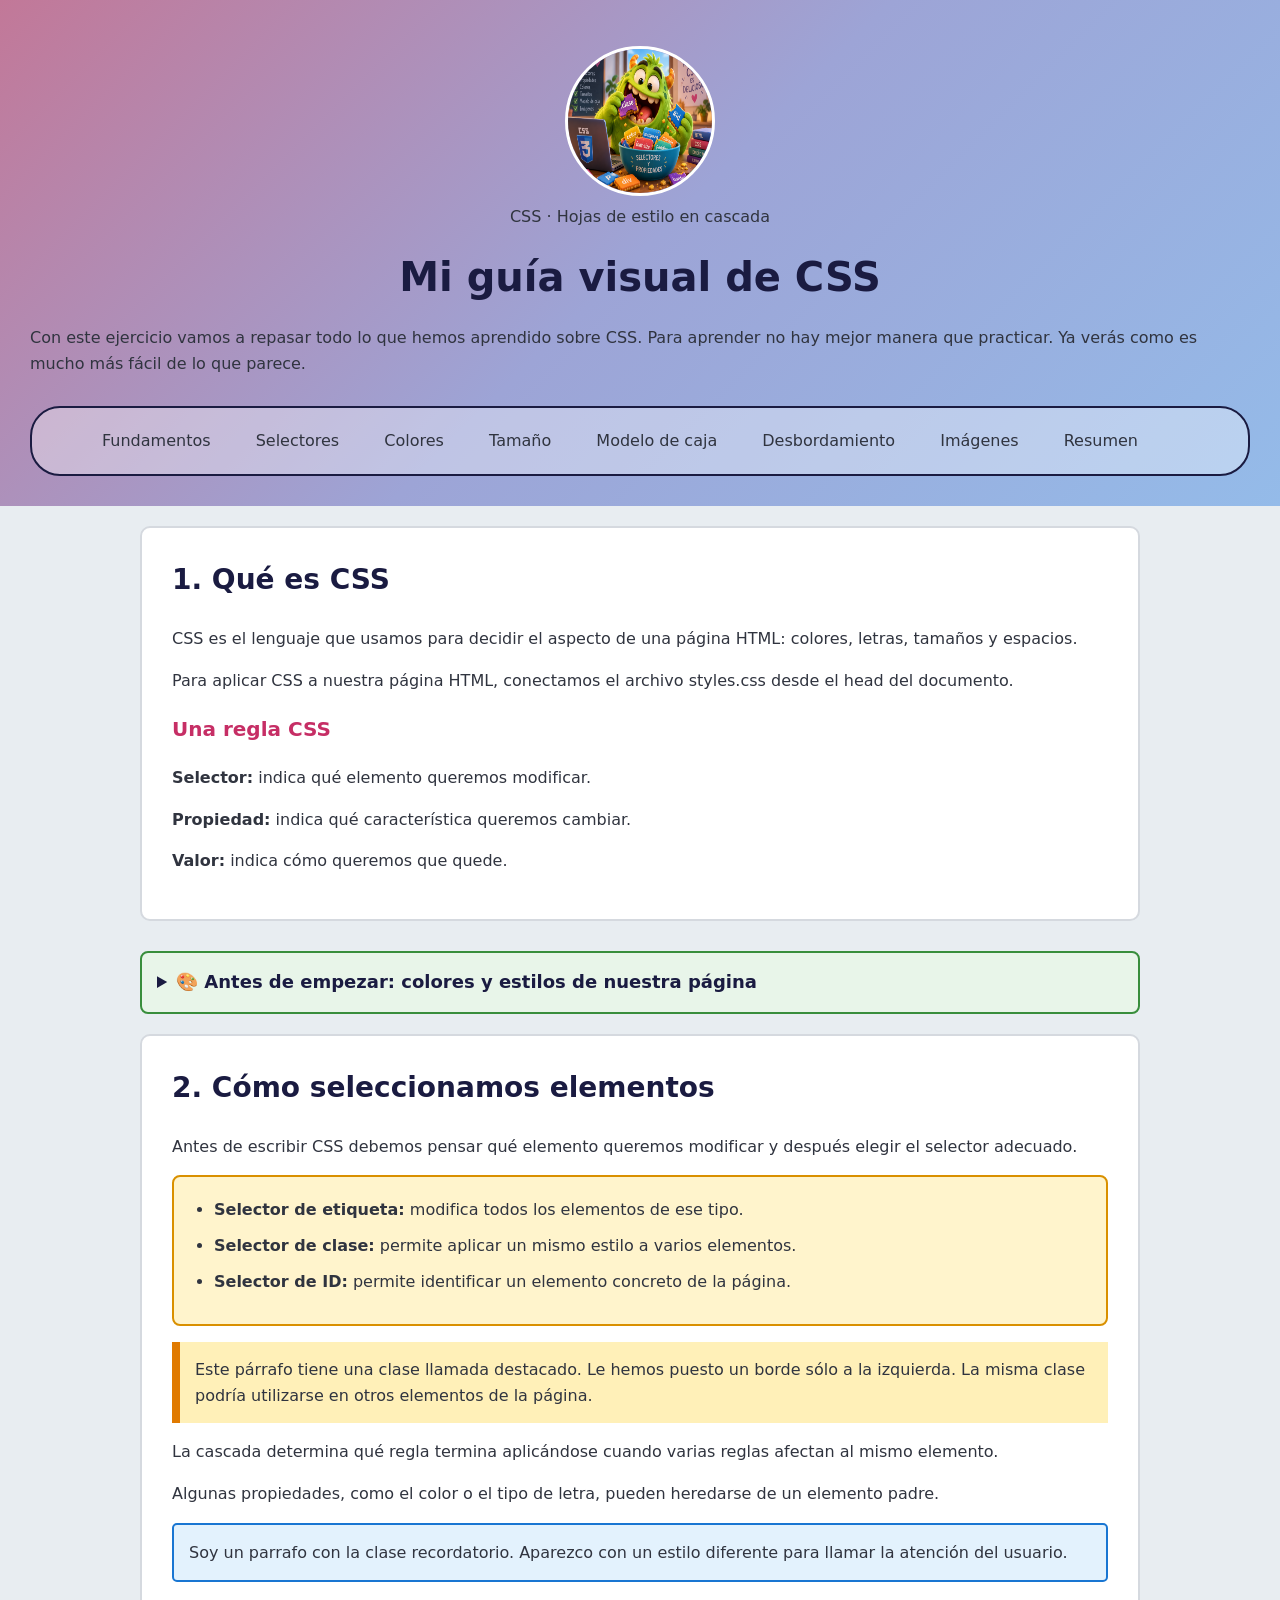
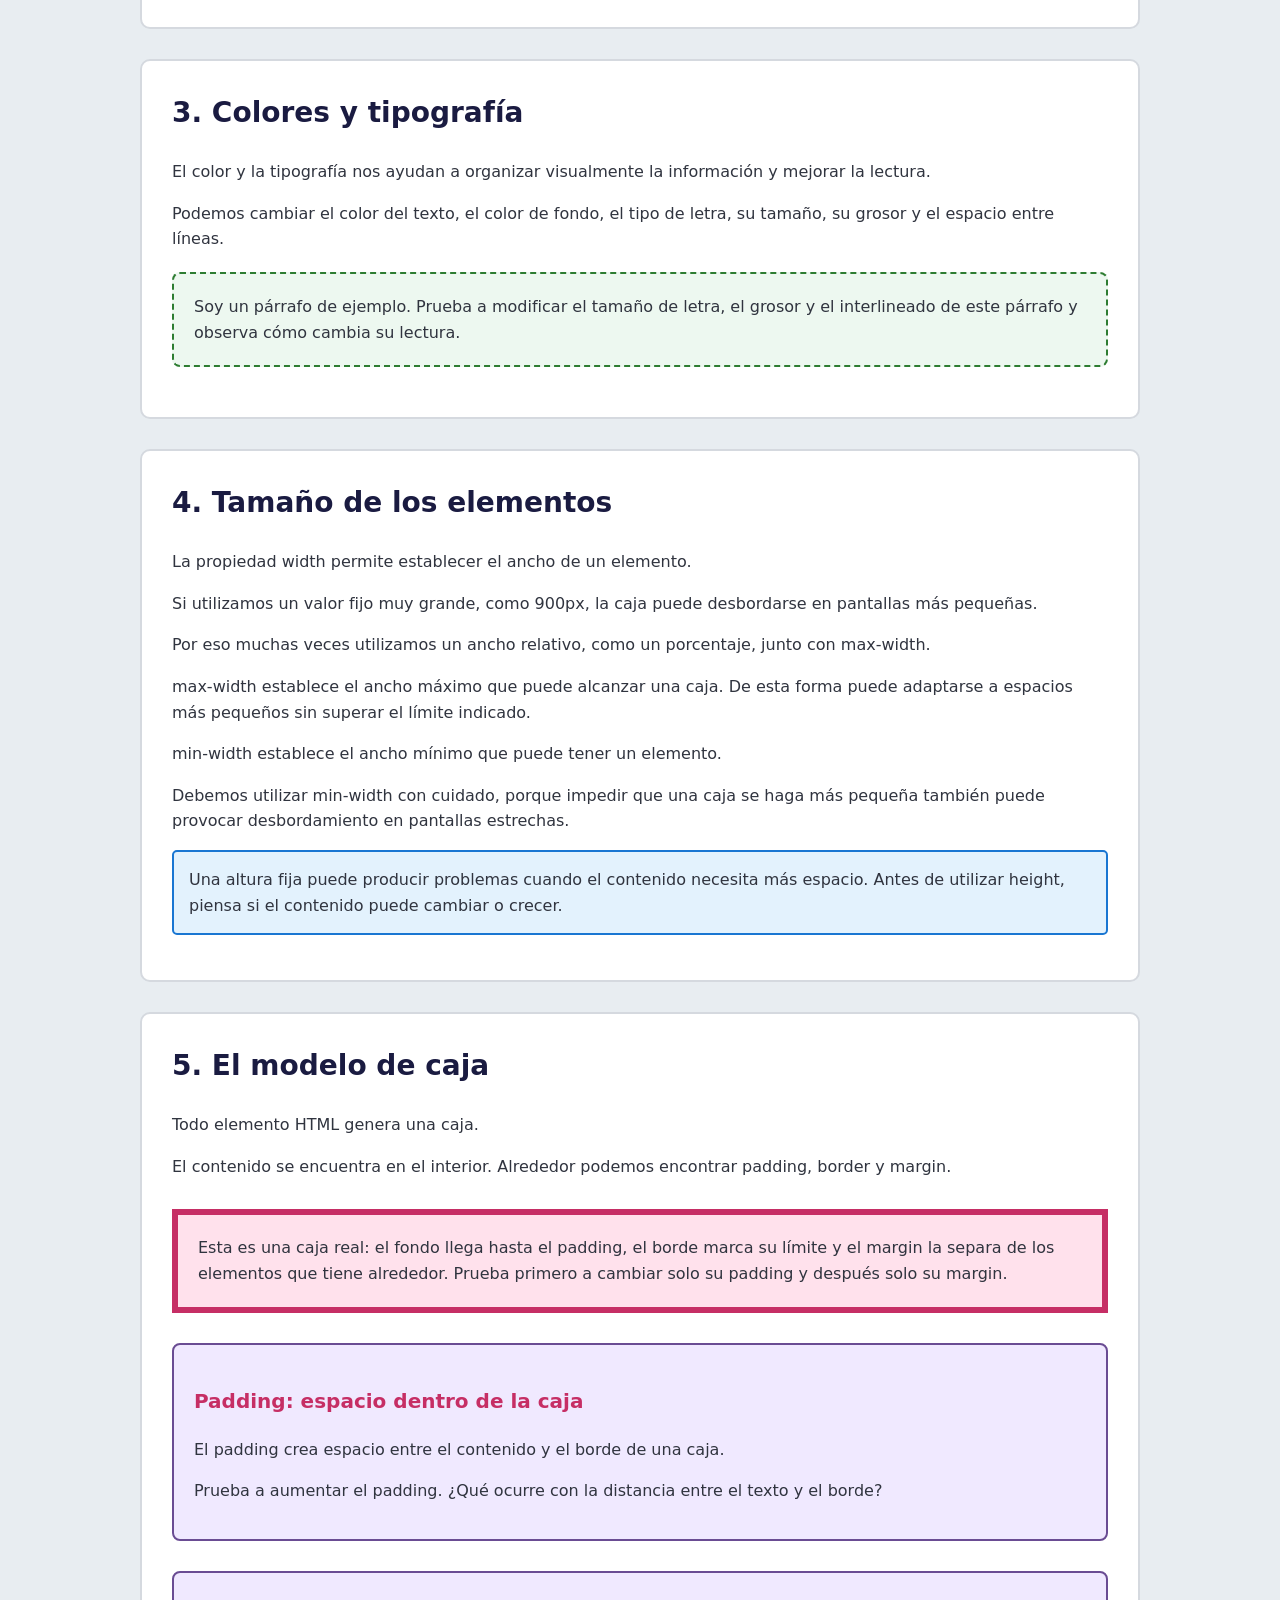
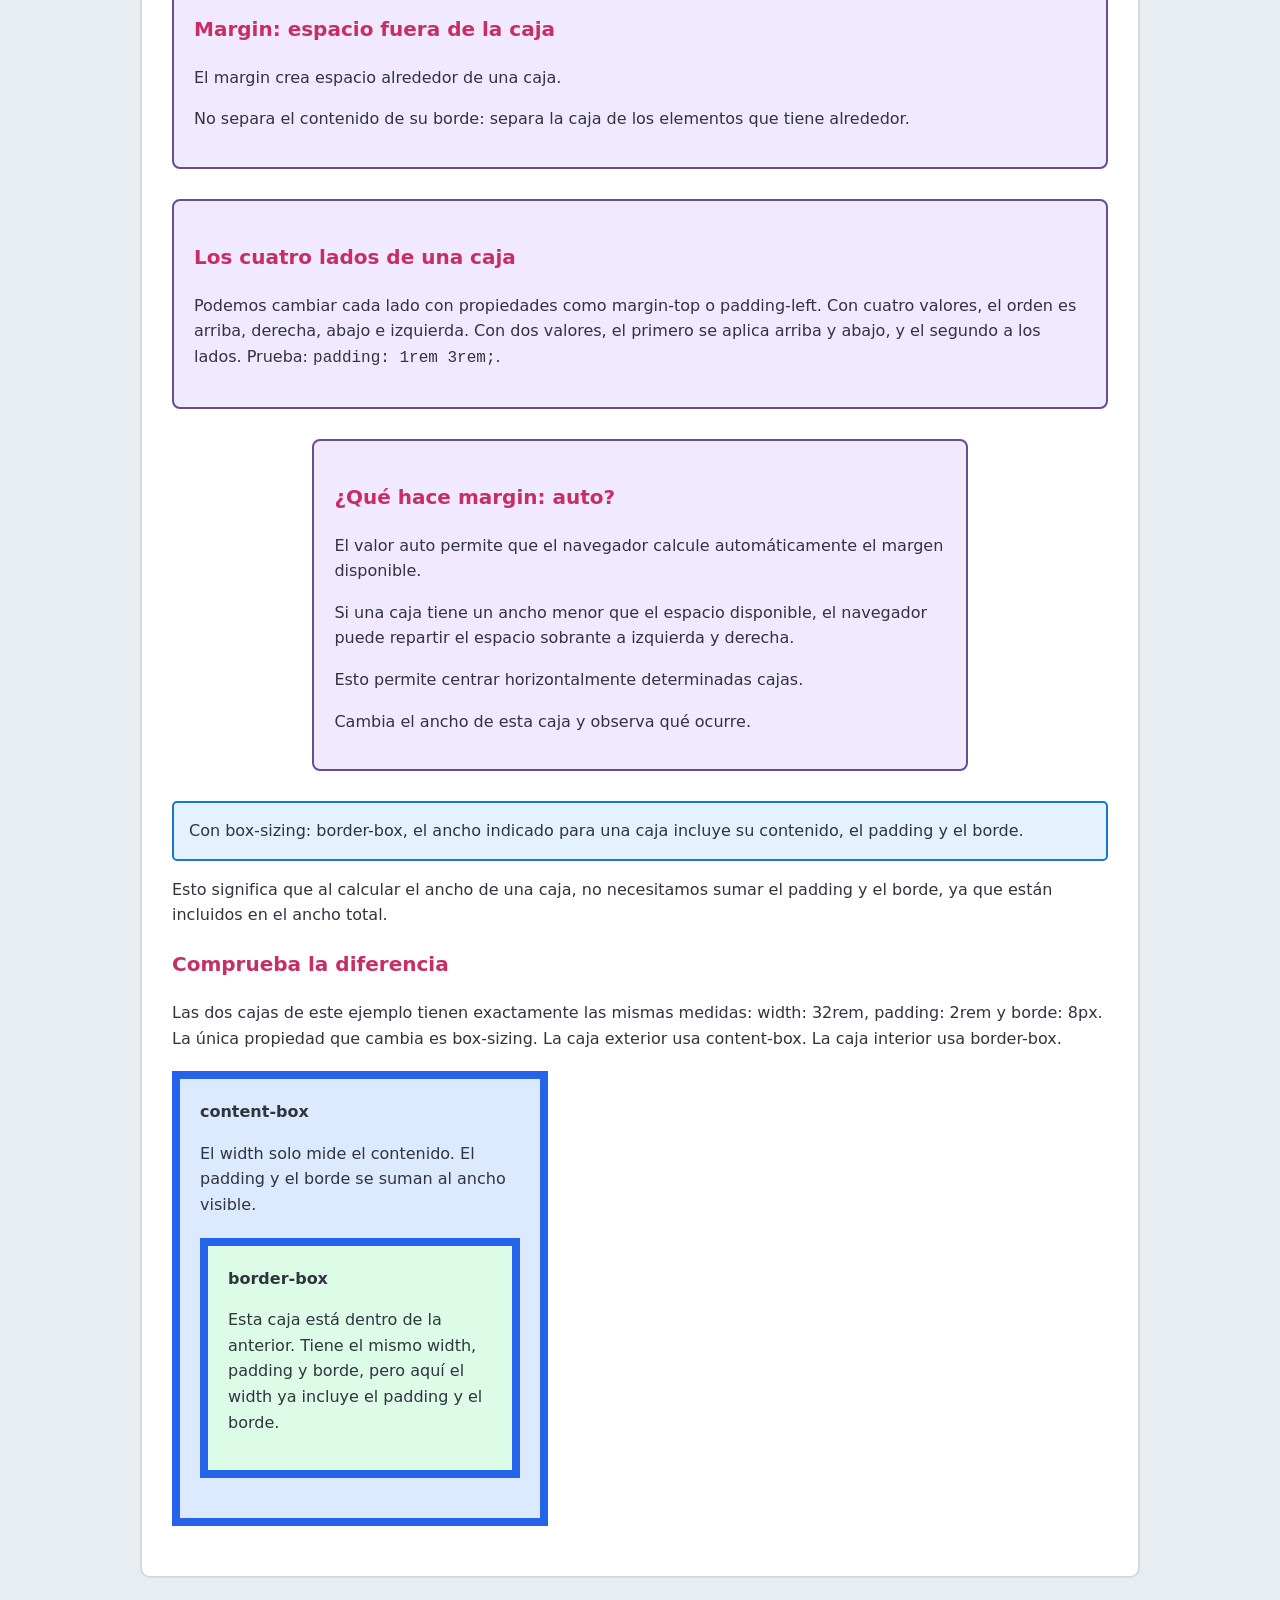
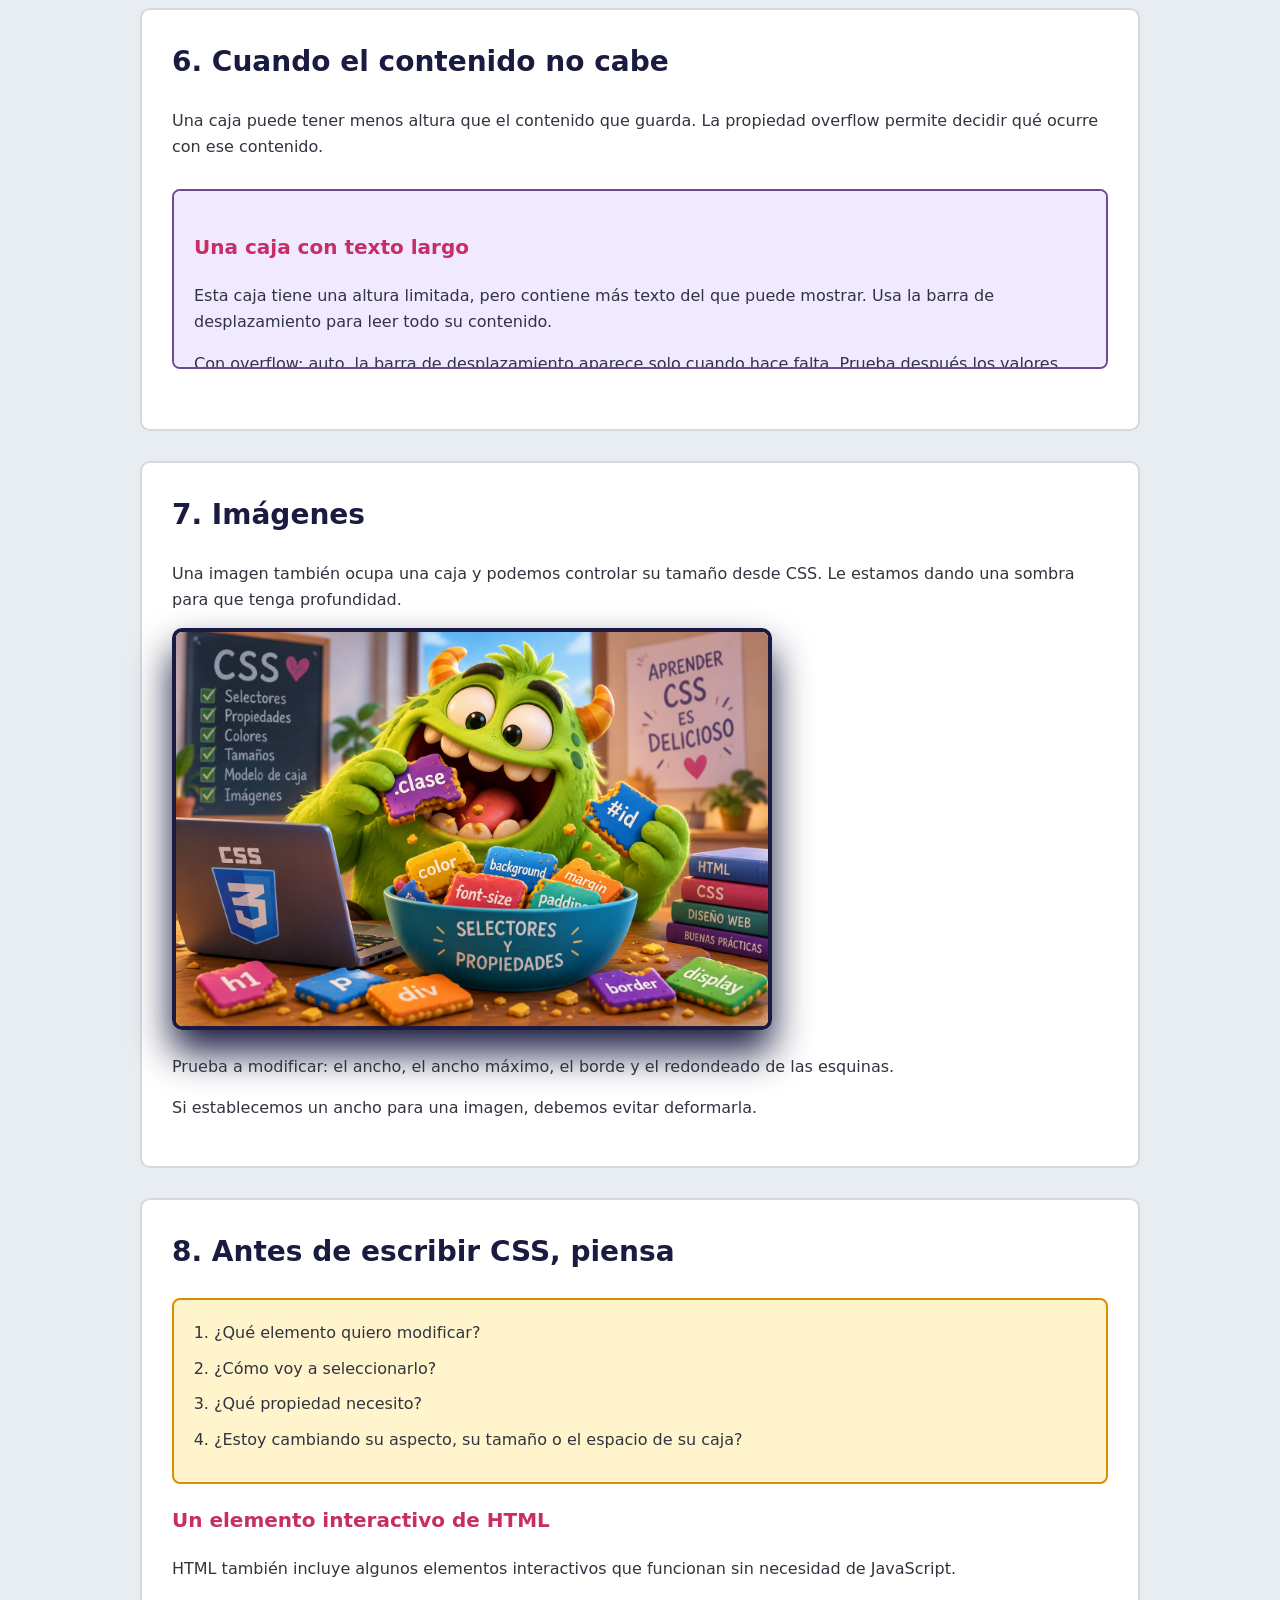
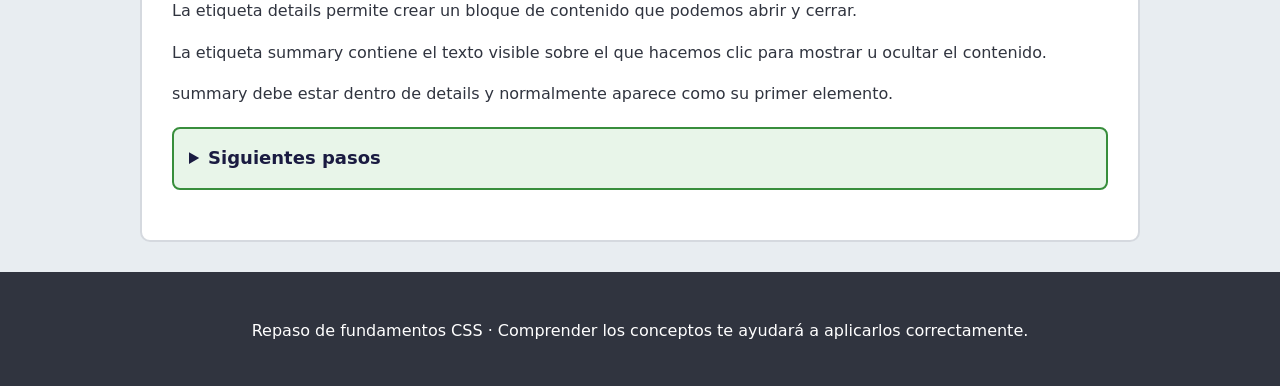
<file: index.html>
<!doctype html>
<html lang="es">

<head>

    <!-- Configuración básica del documento -->
    <meta charset="UTF-8">

    <!-- Permite adaptar la página al ancho del dispositivo -->
    <meta name="viewport" content="width=device-width, initial-scale=1.0">

    <!-- Favicon de la página -->
    <link rel="icon" href="images/favicon.ico" type="image/x-icon">

    <!-- Título que aparece en la pestaña del navegador -->
    <title>Repaso de fundamentos CSS</title>

    <!-- Conexión con nuestra hoja de estilos externa -->
    <link rel="stylesheet" href="styles.css">

</head>


<body>

    <!-- ========================================
         ENCABEZADO DE LA PÁGINA
         ======================================== -->

    <header>

        <!--
        figure permite agrupar contenido visual,
        como una imagen, que forma una unidad
        dentro de la página.
        -->

        <figure>

            <img
                class="logo-css"
                src="images/css.png"
                alt="Imagen representativa de CSS"
            >

            <figcaption>
                CSS · Hojas de estilo en cascada
            </figcaption>

        </figure>


        


      


        <h1>Mi guía visual de CSS</h1>


        <p>
            Con este ejercicio vamos a repasar todo lo que hemos aprendido
            sobre CSS.

            Para aprender no hay mejor manera que practicar.

            Ya verás como es mucho más fácil de lo que parece.
        </p>


        <!--
        strong y em aportan significado al contenido.

        strong indica que un contenido tiene especial importancia.

        em se utiliza para dar énfasis a una parte del texto.
        -->


        <!-- ========================================
             NAVEGACIÓN INTERNA
             ======================================== -->

        <nav>

            <a href="#fundamentos">Fundamentos</a>

            <a href="#selectores">Selectores</a>

            <a href="#colores">Colores</a>

            <a href="#tamano">Tamaño</a>

            <a href="#cajas">Modelo de caja</a>

            <a href="#desbordamiento">Desbordamiento</a>

            <a href="#imagenes">Imágenes</a>

            <a href="#recordatorio">Resumen</a>

        </nav>


       

    </header>



    <!-- ========================================
         CONTENIDO PRINCIPAL
         ======================================== -->

    <main>


        <!-- ========================================
             1. FUNDAMENTOS
             ======================================== -->

        <section id="fundamentos">

            <h2>1. Qué es CSS</h2>


            <p>
                CSS es el lenguaje que usamos para decidir
                el aspecto de una página HTML:
                colores, letras, tamaños y espacios.
            </p>


            <p>
                Para aplicar CSS a nuestra página HTML,
                conectamos el archivo styles.css
                desde el head del documento.
            </p>


            <!-- Una regla CSS -->

            <div>

                <h3>Una regla CSS</h3>


                <p>
                    <strong>Selector:</strong>
                    indica qué elemento queremos modificar.
                </p>


                <p>
                    <strong>Propiedad:</strong>
                    indica qué característica queremos cambiar.
                </p>


                <p>
                    <strong>Valor:</strong>
                    indica cómo queremos que quede.
                </p>

            </div>


        </section>



    <!-- ========================================
         AYUDA PARA CREAR NUESTRO CSS
         ======================================== -->

    <details>

        <summary>🎨 Antes de empezar: colores y estilos de nuestra página</summary>

        <h2>Nuestra paleta de colores</h2>

        <p>
            Para no repetir los mismos colores continuamente,
            vamos a guardar nuestra paleta en variables CSS.
        </p>

        <p>
            Las declararemos en <code>:root</code> para poder
            utilizarlas después en toda la página.
        </p>

        <ul>
            <li>Fondo: <code>#e8edf1</code></li>
            <li>Principal: <code>#30343F</code></li>
            <li>Secundario: <code>#1A1B41</code></li>
            <li>Acento: <code>#C62E65</code></li>
            <li>Blanco: <code>#FFFFFF</code></li>
            <li>Suave: <code>#F0E9FF</code></li>
            <li>Destacado: <code>#FFF0B8</code></li>
            <li>Aviso: <code>#E3F2FD</code></li>
        </ul>

        <p>Podemos declararlas así:</p>

        <pre><code>:root {
    --color-fondo: #e8edf1;
    --color-principal: #30343F;
    --color-secundario: #1A1B41;
    --color-acento: #C62E65;
    --color-blanco: #FFFFFF;
    --color-suave: #F0E9FF;
    --color-destacado: #FFF0B8;
    --color-aviso: #E3F2FD;
}</code></pre>


        <h2>Degradado para el header</h2>

        <p>
            Para el fondo del encabezado vamos a utilizar
            un degradado formado por tres colores.
        </p>

        <pre><code>background: linear-gradient(
    135deg,
    #c27898 0%,
    #9da4d6 50%,
    #94bbe9 100%
);</code></pre>

        <p>
            <strong>135deg</strong> indica la dirección del degradado
            y los porcentajes indican en qué punto aparece cada color.
        </p>


        <h2>¿Por qué los enlaces aparecen azules?</h2>

       <p>
            Los navegadores aplican algunos estilos por defecto
            a los enlaces, como el color azul y el subrayado.

            Si queremos sustituirlos por nuestros propios estilos,
            podemos usar <code>color: inherit;</code>
            para que el enlace herede el color de su elemento padre
            y <code>text-decoration: none;</code>
            para eliminar el subrayado.
        </p>


        

        

        <pre><code>a {
    color: inherit;
    text-decoration: none;
}</code></pre>

        <p>
            <code>color: inherit;</code> hace que el enlace
            herede el color de su elemento padre.
        </p>

        <p>
            <code>text-decoration: none;</code> elimina
            el subrayado que añade el navegador.
        </p>

         <p>
            Los enlaces del menú son anclas internas.
            El valor que escribimos después de # debe coincidir
            con el id del elemento al que queremos desplazarnos.
        </p>


        <p>
            Por ejemplo, el enlace que utiliza
            href="#cajas" nos lleva hasta el elemento
            que tiene id="cajas".
        </p>


        
    </details>


   

        <!-- ========================================
             2. SELECTORES
             ======================================== -->

        <section id="selectores">

            <h2>2. Cómo seleccionamos elementos</h2>


            <p>
                Antes de escribir CSS debemos pensar
                qué elemento queremos modificar
                y después elegir el selector adecuado.
            </p>


            <ul>

                <li>
                    <strong>Selector de etiqueta:</strong>
                    modifica todos los elementos de ese tipo.
                </li>


                <li>
                    <strong>Selector de clase:</strong>
                    permite aplicar un mismo estilo
                    a varios elementos.
                </li>


                <li>
                    <strong>Selector de ID:</strong>
                    permite identificar un elemento concreto
                    de la página.
                </li>

            </ul>


            <p class="destacado">
                Este párrafo tiene una clase llamada destacado. Le hemos puesto un borde sólo a la izquierda.

                La misma clase podría utilizarse
                en otros elementos de la página.
            </p>


            <p>
                La cascada determina qué regla termina aplicándose
                cuando varias reglas afectan al mismo elemento.
            </p>


            <p>
                Algunas propiedades,
                como el color o el tipo de letra,
                pueden heredarse de un elemento padre.
            </p>


            <p class="recordatorio">
                Soy un parrafo con la clase recordatorio. Aparezco con un estilo diferente para llamar la atención del usuario.
            </p>

        </section>



        <!-- ========================================
             3. COLORES Y TIPOGRAFÍA
             ======================================== -->

        <section id="colores">

            <h2>3. Colores y tipografía</h2>


            <p>
                El color y la tipografía nos ayudan
                a organizar visualmente la información
                y mejorar la lectura.
            </p>


            <p>
                Podemos cambiar el color del texto,
                el color de fondo,
                el tipo de letra,
                su tamaño,
                su grosor
                y el espacio entre líneas.
            </p>


            <p class="ejemplo">
                 Soy un párrafo de ejemplo. Prueba a modificar el tamaño de letra,
                el grosor y el interlineado de este párrafo
                y observa cómo cambia su lectura.
            </p>


            <!--
            ========================================
            CAJA CON IMAGEN DE FONDO

            Esta parte queda preparada para trabajar
            más adelante la imagen de fondo,
            la transparencia y la legibilidad.

            <div class="caja-fondo">

                <h3>Antes que diseño, usabilidad</h3>

                <p>
                    Cuando colocamos texto sobre una imagen,
                    debemos asegurarnos de que se puede leer correctamente.

                    Una capa semitransparente puede reducir
                    el contraste visual del fondo
                    y facilitar la lectura.
                </p>

            </div>

            ========================================
            -->

        </section>



        <!-- ========================================
             4. TAMAÑO DE LOS ELEMENTOS
             ======================================== -->

        <section id="tamano">

            <h2>4. Tamaño de los elementos</h2>


            <p>
                La propiedad width permite establecer
                el ancho de un elemento.
            </p>


            <p>
                Si utilizamos un valor fijo muy grande,
                como 900px,
                la caja puede desbordarse
                en pantallas más pequeñas.
            </p>


            <p>
                Por eso muchas veces utilizamos
                un ancho relativo,
                como un porcentaje,
                junto con max-width.
            </p>


            <p>
                max-width establece el ancho máximo
                que puede alcanzar una caja.

                De esta forma puede adaptarse
                a espacios más pequeños
                sin superar el límite indicado.
            </p>


            <p>
                min-width establece el ancho mínimo
                que puede tener un elemento.
            </p>


            <p>
                Debemos utilizar min-width con cuidado,
                porque impedir que una caja se haga más pequeña
                también puede provocar desbordamiento
                en pantallas estrechas.
            </p>


            <p class="recordatorio">
                Una altura fija puede producir problemas
                cuando el contenido necesita más espacio.

                Antes de utilizar height,
                piensa si el contenido puede cambiar o crecer.
            </p>

        </section>



        <!-- ========================================
             5. MODELO DE CAJA
             ======================================== -->

        <section id="cajas">

            <h2>5. El modelo de caja</h2>


            <p>
                Todo elemento HTML genera una caja.
            </p>


            <p>
                El contenido se encuentra en el interior.

                Alrededor podemos encontrar
                padding, border y margin.
            </p>





            <p class="caja-ejemplo">
                Esta es una caja real: el fondo llega hasta el padding,
                el borde marca su límite y el margin la separa
                de los elementos que tiene alrededor.

                Prueba primero a cambiar solo su padding
                y después solo su margin.
            </p>



            <!-- ========================================
                 PADDING
                 ======================================== -->

            <div class="caja-formativa">

                <h3>Padding: espacio dentro de la caja</h3>


                <p>
                    El padding crea espacio
                    entre el contenido
                    y el borde de una caja.
                </p>


                <p>
                    Prueba a aumentar el padding.

                    ¿Qué ocurre con la distancia
                    entre el texto y el borde?
                </p>

            </div>



            <!-- ========================================
                 MARGIN
                 ======================================== -->

            <div class="caja-formativa">

                <h3>Margin: espacio fuera de la caja</h3>


                <p>
                    El margin crea espacio
                    alrededor de una caja.
                </p>


                <p>
                    No separa el contenido de su borde:

                    separa la caja
                    de los elementos
                    que tiene alrededor.
                </p>

            </div>



            <!-- ========================================
                 LOS CUATRO LADOS
                 ======================================== -->

            <div class="caja-formativa">

                <h3>Los cuatro lados de una caja</h3>


                <p>
                    Podemos cambiar cada lado con propiedades como
                    margin-top o padding-left. Con cuatro valores, el orden es
                    arriba, derecha, abajo e izquierda. Con dos valores,
                    el primero se aplica arriba y abajo, y el segundo a los lados.

                    Prueba: <code>padding: 1rem 3rem;</code>.
                </p>

            </div>



            <!-- ========================================
                 MARGIN AUTO
                 ======================================== -->

            <div class="caja-auto">

                <h3>¿Qué hace margin: auto?</h3>


                <p>
                    El valor auto permite
                    que el navegador calcule automáticamente
                    el margen disponible.
                </p>


                <p>
                    Si una caja tiene un ancho menor
                    que el espacio disponible,

                    el navegador puede repartir
                    el espacio sobrante
                    a izquierda y derecha.
                </p>


                <p>
                    Esto permite centrar horizontalmente
                    determinadas cajas.
                </p>


                <p>
                    Cambia el ancho de esta caja
                    y observa qué ocurre.
                </p>

            </div>



            <!-- ========================================
                 BOX-SIZING
                 ======================================== -->

            <p class="recordatorio">
                Con box-sizing: border-box,
                el ancho indicado para una caja
                incluye su contenido,
                el padding
                y el borde.
            </p>


            <p>
                Esto significa que al calcular
                el ancho de una caja,

                no necesitamos sumar
                el padding y el borde,

                ya que están incluidos
                en el ancho total.
            </p>


            <h3>Comprueba la diferencia</h3>

            <p>
                Las dos cajas de este ejemplo tienen exactamente las mismas medidas:
                width: 32rem, padding: 2rem y borde: 8px.

                La única propiedad que cambia es box-sizing.
                La caja exterior usa content-box.
                La caja interior usa border-box.
            </p>

            <div class="caja-content-box">
                <strong>content-box</strong>

                <p>
                    El width solo mide el contenido.
                    El padding y el borde se suman al ancho visible.
                </p>

                <div class="caja-border-box">
                    <strong>border-box</strong>

                    <p>
                        Esta caja está dentro de la anterior. Tiene el mismo
                        width, padding y borde, pero aquí el width ya incluye
                        el padding y el borde.
                    </p>
                </div>
            </div>

        </section>



        <!-- ========================================
             6. CUANDO EL CONTENIDO NO CABE
             ======================================== -->

        <section id="desbordamiento">

            <h2>6. Cuando el contenido no cabe</h2>

            <p>
                Una caja puede tener menos altura que el contenido que guarda.
                La propiedad overflow permite decidir qué ocurre con ese contenido.
            </p>

            <div class="caja-desbordamiento">

                <h3>Una caja con texto largo</h3>

                <p>
                    Esta caja tiene una altura limitada, pero contiene más texto
                    del que puede mostrar. Usa la barra de desplazamiento para
                    leer todo su contenido.
                </p>

                <p>
                    Con overflow: auto, la barra de desplazamiento aparece solo
                    cuando hace falta. Prueba después los valores visible, hidden
                    y scroll, uno cada vez.
                </p>

                <p>
                    Explica qué valor permite leer el texto completo sin que salga
                    de la caja y qué valor lo oculta.
                </p>

            </div>

        </section>



        <!-- ========================================
             7. IMÁGENES
             ======================================== -->

        <section id="imagenes">

            <h2>7. Imágenes</h2>


            <p>
                Una imagen también ocupa una caja y podemos controlar
                su tamaño desde CSS. Le estamos dando una sombra para que tenga profundidad.
            </p>


            <img
                class="imagen-tema"
                src="images/css.png"
                alt="Estudiante aprendiendo los fundamentos de CSS"
            >


            <p>
                Prueba a modificar:

                el ancho,

                el ancho máximo,
                el borde
                y el redondeado de las esquinas.
            </p>


            <p>
                Si establecemos un ancho para una imagen,
                debemos evitar deformarla.
            </p>

        </section>



        <!-- ========================================
             8. RECORDATORIO FINAL
             ======================================== -->

        <section id="recordatorio">

            <h2>8. Antes de escribir CSS, piensa</h2>


            <ol>

                <li>
                    ¿Qué elemento quiero modificar?
                </li>


                <li>
                    ¿Cómo voy a seleccionarlo?
                </li>


                <li>
                    ¿Qué propiedad necesito?
                </li>


                <li>
                    ¿Estoy cambiando su aspecto,
                    su tamaño
                    o el espacio de su caja?
                </li>

            </ol>



            <!-- ========================================
                 DETAILS Y SUMMARY
                 ======================================== -->

            <h3>Un elemento interactivo de HTML</h3>


            <p>
                HTML también incluye algunos elementos interactivos
                que funcionan sin necesidad de JavaScript.
            </p>


            <p>
                La etiqueta details permite crear
                un bloque de contenido
                que podemos abrir y cerrar.
            </p>


            <p>
                La etiqueta summary contiene
                el texto visible sobre el que hacemos clic
                para mostrar u ocultar el contenido.
            </p>


            <p>
                summary debe estar dentro de details
                y normalmente aparece como su primer elemento.
            </p>


            <details>

                <summary>Siguientes pasos</summary>


                <p class="destacado">
                    Ya sabemos seleccionar elementos,
                    cambiar colores,
                    trabajar la tipografía,
                    controlar tamaños
                    y modificar las cajas.
                </p>


                <p>
                    Hasta ahora los elementos aparecen
                    siguiendo el flujo normal del documento.
                </p>


                <p>
                    El siguiente paso será descubrir
                    cómo podemos controlar su comportamiento
                    mediante <strong>display</strong>.
                </p>

            </details>

        </section>

    </main>



    <!-- ========================================
         PIE DE PÁGINA
         ======================================== -->

    <footer>

        <p>
            Repaso de fundamentos CSS ·
            Comprender los conceptos te ayudará a aplicarlos correctamente.
        </p>

    </footer>


</body>

</html>
</file>
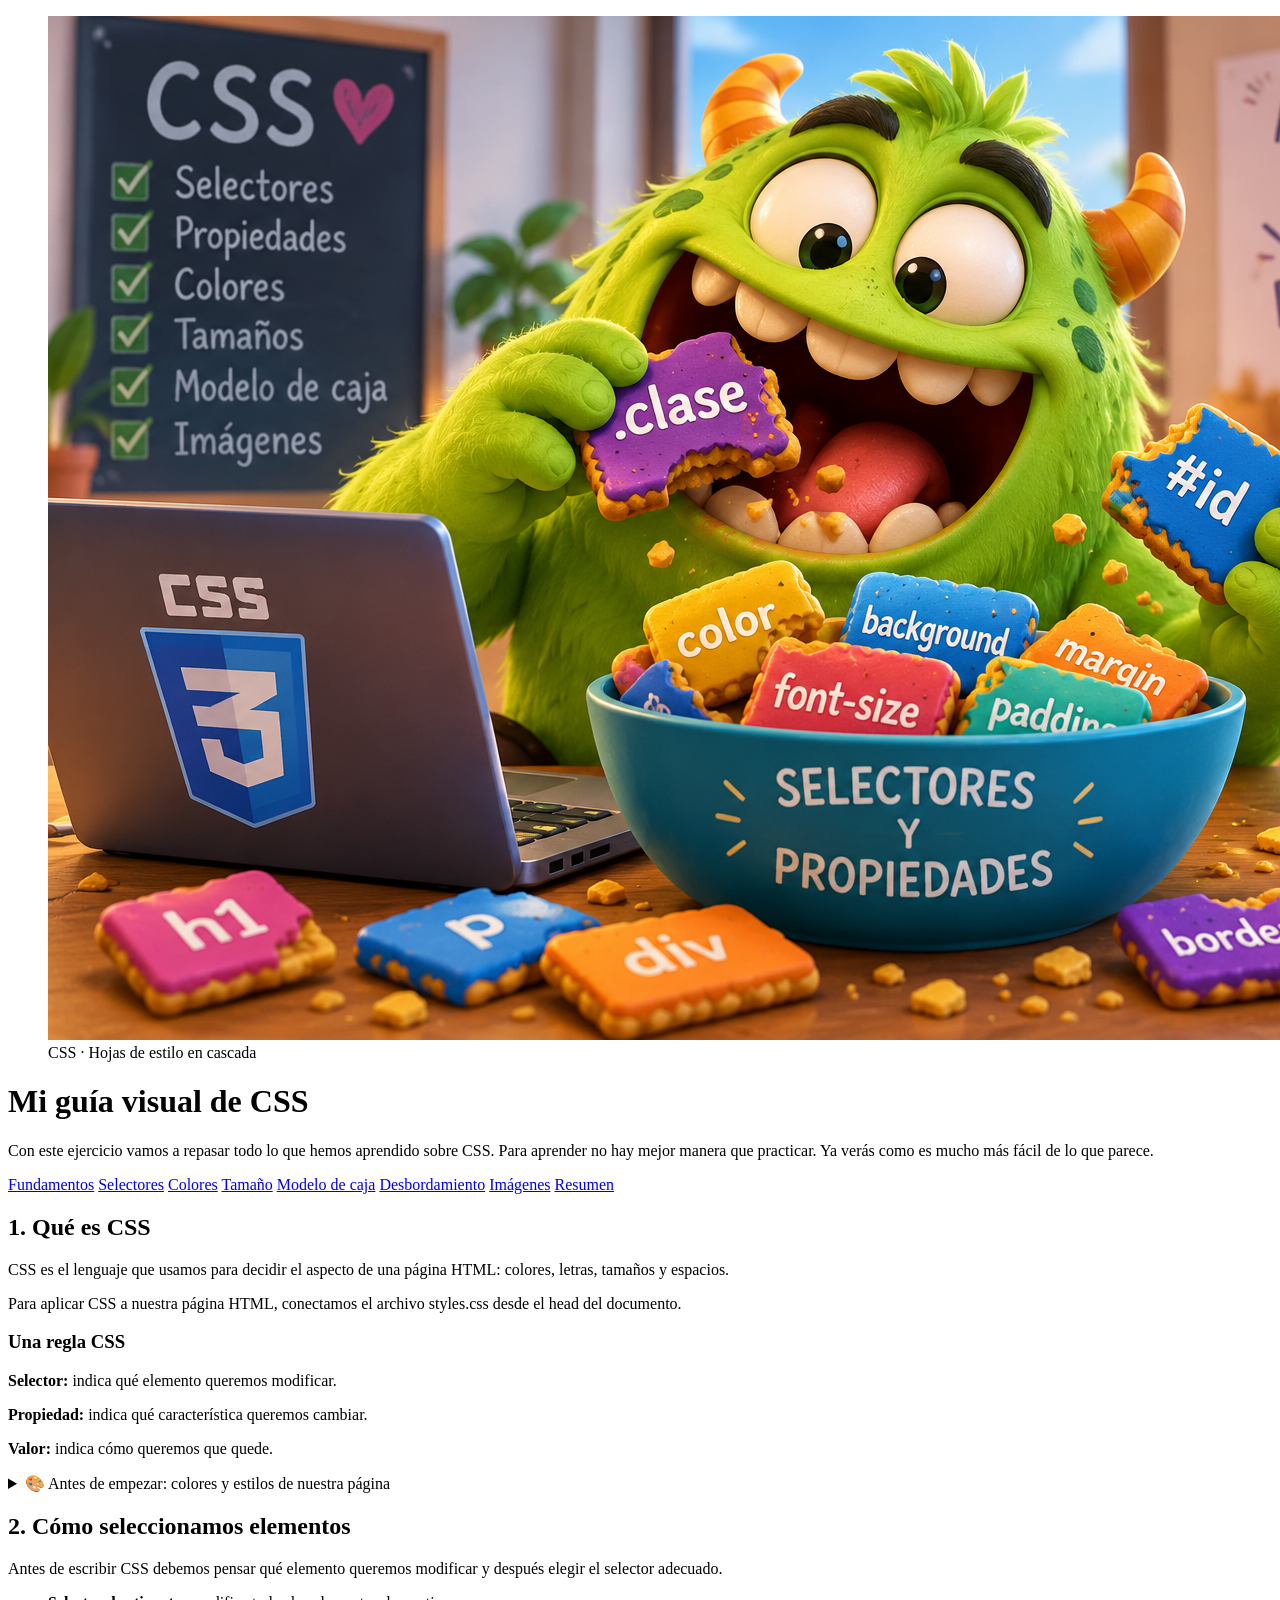
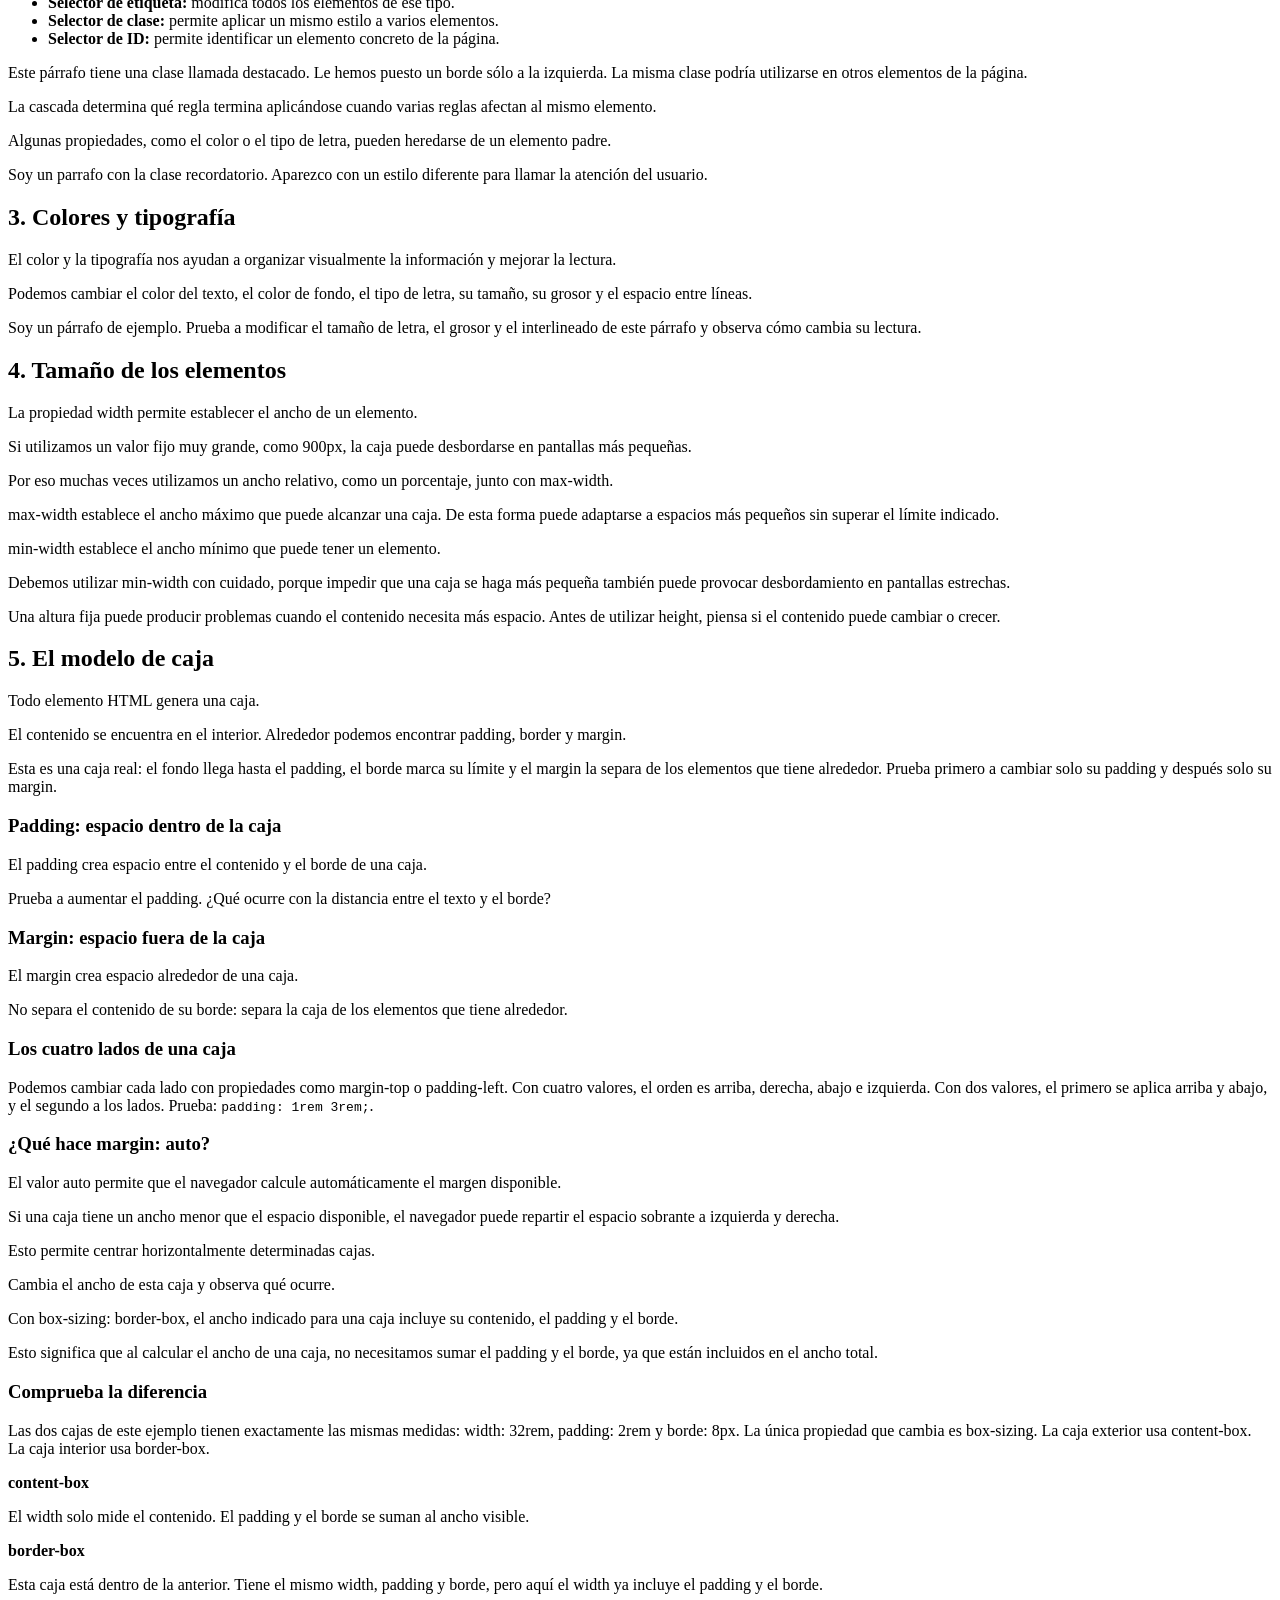
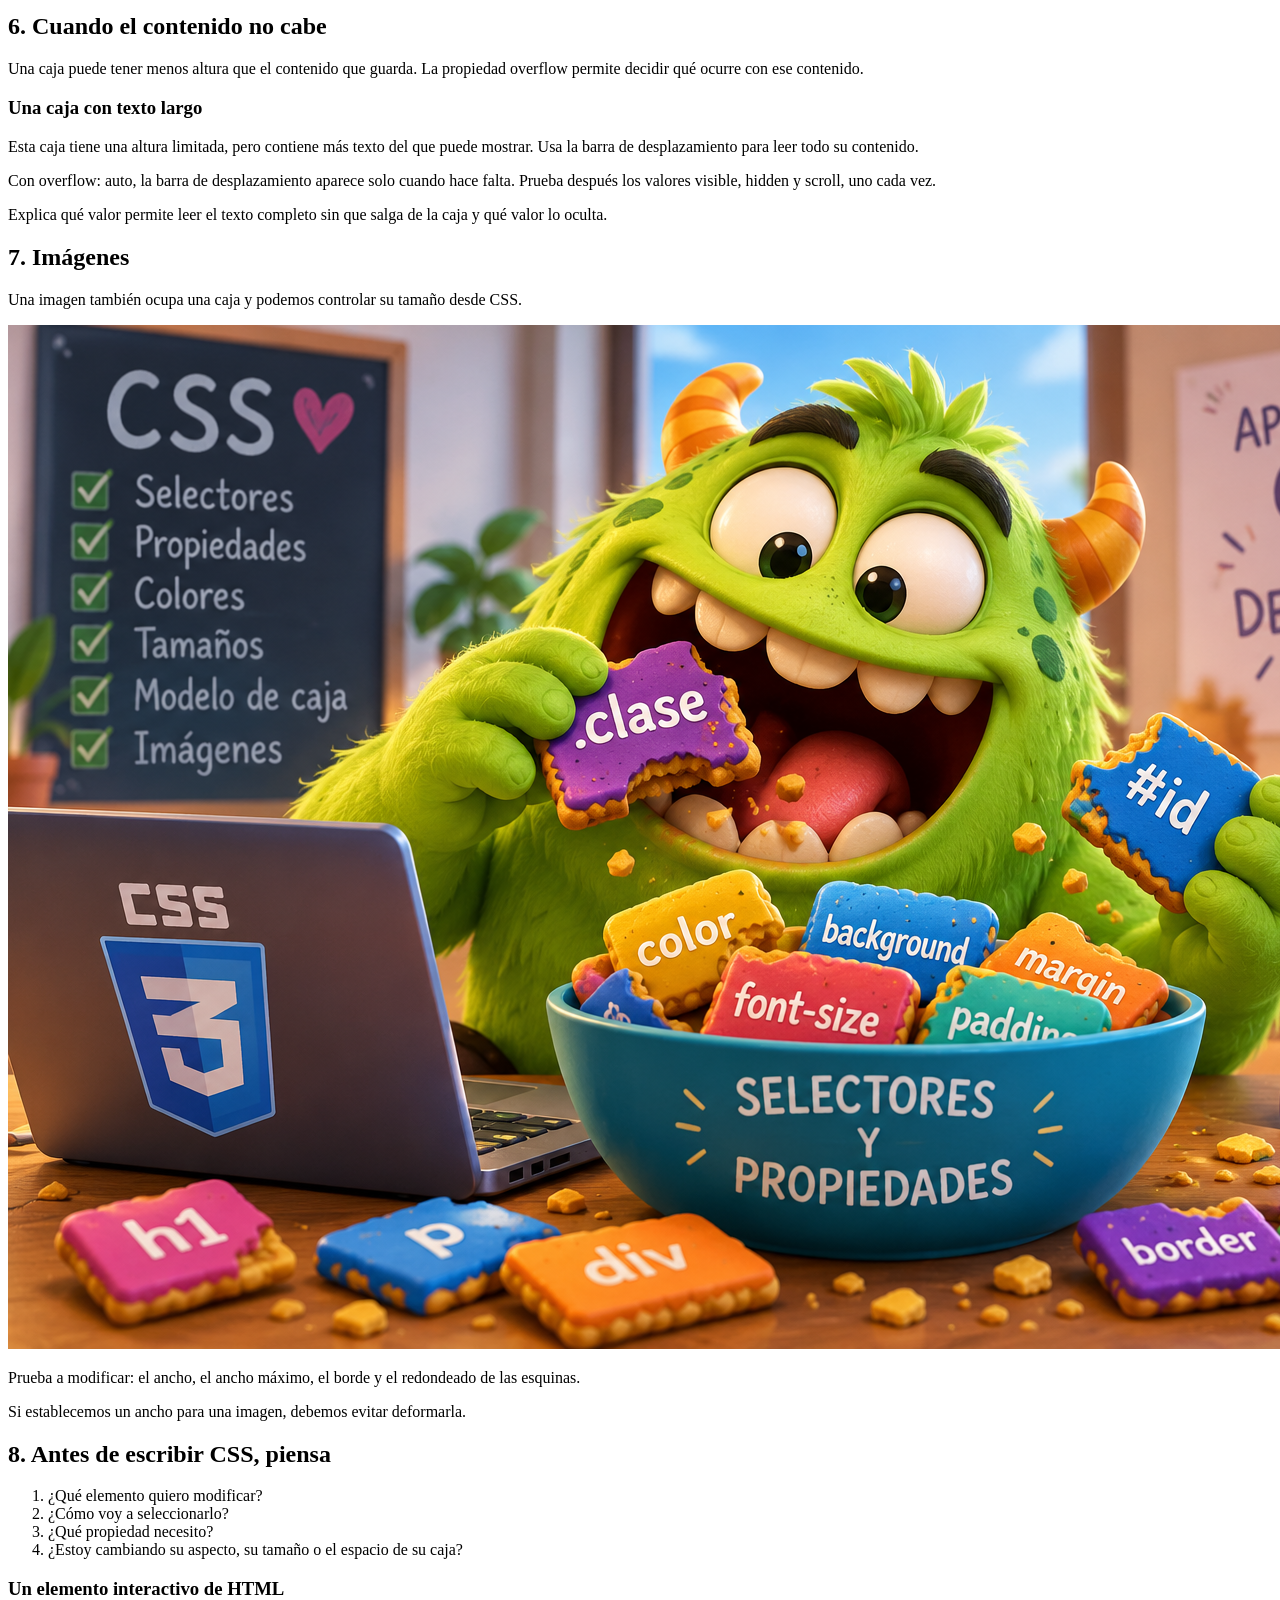
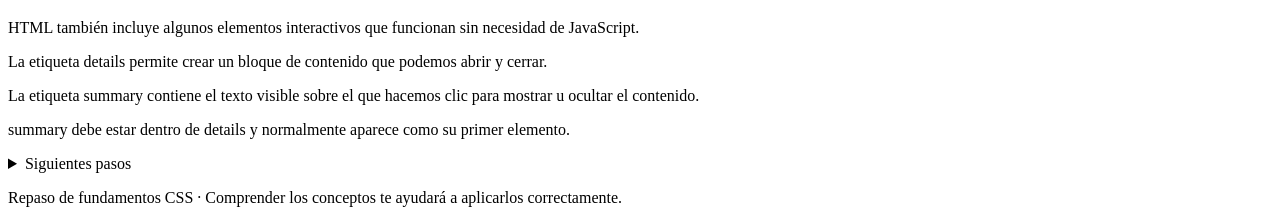
<file: ejercicio.html>
<!doctype html>
<html lang="es">

<head>

    <!-- Configuración básica del documento -->
    <meta charset="UTF-8">

    <!-- Permite adaptar la página al ancho del dispositivo -->
    <meta name="viewport" content="width=device-width, initial-scale=1.0">

    <!-- Favicon de la página -->
    <link rel="icon" href="images/favicon.ico" type="image/x-icon">

    <!-- Título que aparece en la pestaña del navegador -->
    <title>Repaso de fundamentos CSS</title>

    

</head>


<body>

    <!-- ========================================
         ENCABEZADO DE LA PÁGINA
         ======================================== -->

    <header>

        <!--
        figure permite agrupar contenido visual,
        como una imagen, que forma una unidad
        dentro de la página.
        -->

        <figure>

            <img
                src="images/css.png"
                alt="Imagen representativa de CSS"
            >

            <figcaption>
                CSS · Hojas de estilo en cascada
            </figcaption>

        </figure>


      

        <h1>Mi guía visual de CSS</h1>


        <p>
            Con este ejercicio vamos a repasar todo lo que hemos aprendido
            sobre CSS.

            Para aprender no hay mejor manera que practicar.

            Ya verás como es mucho más fácil de lo que parece.
        </p>


        <!--
        strong y em aportan significado al contenido.

        strong indica que un contenido tiene especial importancia.

        em se utiliza para dar énfasis a una parte del texto.
        -->


        <!-- ========================================
             NAVEGACIÓN INTERNA
             ======================================== -->

        <nav>

            <a href="#fundamentos">Fundamentos</a>

            <a href="#selectores">Selectores</a>

            <a href="#colores">Colores</a>

            <a href="#tamano">Tamaño</a>

            <a href="#cajas">Modelo de caja</a>

            <a href="#desbordamiento">Desbordamiento</a>

            <a href="#imagenes">Imágenes</a>

            <a href="#recordatorio">Resumen</a>

        </nav>


       

    </header>



    <!-- ========================================
         CONTENIDO PRINCIPAL
         ======================================== -->

    <main>


        <!-- ========================================
             1. FUNDAMENTOS
             ======================================== -->

        <section id="fundamentos">

            <h2>1. Qué es CSS</h2>


            <p>
                CSS es el lenguaje que usamos para decidir
                el aspecto de una página HTML:
                colores, letras, tamaños y espacios.
            </p>


            <p>
                Para aplicar CSS a nuestra página HTML,
                conectamos el archivo styles.css
                desde el head del documento.
            </p>


            <!-- Una regla CSS -->

            <div>

                <h3>Una regla CSS</h3>


                <p>
                    <strong>Selector:</strong>
                    indica qué elemento queremos modificar.
                </p>


                <p>
                    <strong>Propiedad:</strong>
                    indica qué característica queremos cambiar.
                </p>


                <p>
                    <strong>Valor:</strong>
                    indica cómo queremos que quede.
                </p>

            </div>


        </section>



    <!-- ========================================
         AYUDA PARA CREAR NUESTRO CSS
         ======================================== -->

    <details>

        <summary>🎨 Antes de empezar: colores y estilos de nuestra página</summary>

        <h2>Nuestra paleta de colores</h2>

        <p>
            Para no repetir los mismos colores continuamente,
            vamos a guardar nuestra paleta en variables CSS.
        </p>

        <p>
            Las declararemos en <code>:root</code> para poder
            utilizarlas después en toda la página.
        </p>

        <ul>
            <li>Fondo: <code>#e8edf1</code></li>
            <li>Principal: <code>#30343F</code></li>
            <li>Secundario: <code>#1A1B41</code></li>
            <li>Acento: <code>#C62E65</code></li>
            <li>Blanco: <code>#FFFFFF</code></li>
            <li>Suave: <code>#F0E9FF</code></li>
            <li>Destacado: <code>#FFF0B8</code></li>
            <li>Aviso: <code>#E3F2FD</code></li>
        </ul>

        <p>Podemos declararlas así:</p>

        <pre><code>:root {
    --color-fondo: #e8edf1;
    --color-principal: #30343F;
    --color-secundario: #1A1B41;
    --color-acento: #C62E65;
    --color-blanco: #FFFFFF;
    --color-suave: #F0E9FF;
    --color-destacado: #FFF0B8;
    --color-aviso: #E3F2FD;
}</code></pre>


        <h2>Degradado para el header</h2>

        <p>
            Para el fondo del encabezado vamos a utilizar
            un degradado formado por tres colores.
        </p>

        <pre><code>background: linear-gradient(
    135deg,
    #c27898 0%,
    #9da4d6 50%,
    #94bbe9 100%
);</code></pre>

        <p>
            <strong>135deg</strong> indica la dirección del degradado
            y los porcentajes indican en qué punto aparece cada color.
        </p>


        <h2>¿Por qué los enlaces aparecen azules?</h2>

       <p>
            Los navegadores aplican algunos estilos por defecto
            a los enlaces, como el color azul y el subrayado.

            Si queremos sustituirlos por nuestros propios estilos,
            podemos usar <code>color: inherit;</code>
            para que el enlace herede el color de su elemento padre
            y <code>text-decoration: none;</code>
            para eliminar el subrayado.
        </p>


        

        

        <pre><code>a {
    color: inherit;
    text-decoration: none;
}</code></pre>

        <p>
            <code>color: inherit;</code> hace que el enlace
            herede el color de su elemento padre.
        </p>

        <p>
            <code>text-decoration: none;</code> elimina
            el subrayado que añade el navegador.
        </p>

         <p>
            Los enlaces del menú son anclas internas.
            El valor que escribimos después de # debe coincidir
            con el id del elemento al que queremos desplazarnos.
        </p>


        <p>
            Por ejemplo, el enlace que utiliza
            href="#cajas" nos lleva hasta el elemento
            que tiene id="cajas".
        </p>


        
    </details>


   

        <!-- ========================================
             2. SELECTORES
             ======================================== -->

        <section id="selectores">

            <h2>2. Cómo seleccionamos elementos</h2>


            <p>
                Antes de escribir CSS debemos pensar
                qué elemento queremos modificar
                y después elegir el selector adecuado.
            </p>


            <ul>

                <li>
                    <strong>Selector de etiqueta:</strong>
                    modifica todos los elementos de ese tipo.
                </li>


                <li>
                    <strong>Selector de clase:</strong>
                    permite aplicar un mismo estilo
                    a varios elementos.
                </li>


                <li>
                    <strong>Selector de ID:</strong>
                    permite identificar un elemento concreto
                    de la página.
                </li>

            </ul>


            <p>
                Este párrafo tiene una clase llamada destacado. Le hemos puesto un borde sólo a la izquierda.

                La misma clase podría utilizarse
                en otros elementos de la página.
            </p>


            <p>
                La cascada determina qué regla termina aplicándose
                cuando varias reglas afectan al mismo elemento.
            </p>


            <p>
                Algunas propiedades,
                como el color o el tipo de letra,
                pueden heredarse de un elemento padre.
            </p>


            <p>
                Soy un parrafo con la clase recordatorio. Aparezco con un estilo diferente para llamar la atención del usuario.
            </p>

        </section>



        <!-- ========================================
             3. COLORES Y TIPOGRAFÍA
             ======================================== -->

        <section id="colores">

            <h2>3. Colores y tipografía</h2>


            <p>
                El color y la tipografía nos ayudan
                a organizar visualmente la información
                y mejorar la lectura.
            </p>


            <p>
                Podemos cambiar el color del texto,
                el color de fondo,
                el tipo de letra,
                su tamaño,
                su grosor
                y el espacio entre líneas.
            </p>


            <p>
                 Soy un párrafo de ejemplo. Prueba a modificar el tamaño de letra,
                el grosor y el interlineado de este párrafo
                y observa cómo cambia su lectura.
            </p>


            <!--
            ========================================
            CAJA CON IMAGEN DE FONDO

            Esta parte queda preparada para trabajar
            más adelante la imagen de fondo,
            la transparencia y la legibilidad.

            <div>

                <h3>Antes que diseño, usabilidad</h3>

                <p>
                    Cuando colocamos texto sobre una imagen,
                    debemos asegurarnos de que se puede leer correctamente.

                    Una capa semitransparente puede reducir
                    el contraste visual del fondo
                    y facilitar la lectura.
                </p>

            </div>

            ========================================
            -->

        </section>



        <!-- ========================================
             4. TAMAÑO DE LOS ELEMENTOS
             ======================================== -->

        <section id="tamano">

            <h2>4. Tamaño de los elementos</h2>


            <p>
                La propiedad width permite establecer
                el ancho de un elemento.
            </p>


            <p>
                Si utilizamos un valor fijo muy grande,
                como 900px,
                la caja puede desbordarse
                en pantallas más pequeñas.
            </p>


            <p>
                Por eso muchas veces utilizamos
                un ancho relativo,
                como un porcentaje,
                junto con max-width.
            </p>


            <p>
                max-width establece el ancho máximo
                que puede alcanzar una caja.

                De esta forma puede adaptarse
                a espacios más pequeños
                sin superar el límite indicado.
            </p>


            <p>
                min-width establece el ancho mínimo
                que puede tener un elemento.
            </p>


            <p>
                Debemos utilizar min-width con cuidado,
                porque impedir que una caja se haga más pequeña
                también puede provocar desbordamiento
                en pantallas estrechas.
            </p>


            <p>
                Una altura fija puede producir problemas
                cuando el contenido necesita más espacio.

                Antes de utilizar height,
                piensa si el contenido puede cambiar o crecer.
            </p>

        </section>



        <!-- ========================================
             5. MODELO DE CAJA
             ======================================== -->

        <section id="cajas">

            <h2>5. El modelo de caja</h2>


            <p>
                Todo elemento HTML genera una caja.
            </p>


            <p>
                El contenido se encuentra en el interior.

                Alrededor podemos encontrar
                padding, border y margin.
            </p>


            <p>
                Esta es una caja real: el fondo llega hasta el padding,
                el borde marca su límite y el margin la separa
                de los elementos que tiene alrededor.

                Prueba primero a cambiar solo su padding
                y después solo su margin.
            </p>



            <!-- ========================================
                 PADDING
                 ======================================== -->

            <div>

                <h3>Padding: espacio dentro de la caja</h3>


                <p>
                    El padding crea espacio
                    entre el contenido
                    y el borde de una caja.
                </p>


                <p>
                    Prueba a aumentar el padding.

                    ¿Qué ocurre con la distancia
                    entre el texto y el borde?
                </p>

            </div>



            <!-- ========================================
                 MARGIN
                 ======================================== -->

            <div>

                <h3>Margin: espacio fuera de la caja</h3>


                <p>
                    El margin crea espacio
                    alrededor de una caja.
                </p>


                <p>
                    No separa el contenido de su borde:

                    separa la caja
                    de los elementos
                    que tiene alrededor.
                </p>

            </div>



            <!-- ========================================
                 LOS CUATRO LADOS
                 ======================================== -->

            <div>

                <h3>Los cuatro lados de una caja</h3>


                <p>
                    Podemos cambiar cada lado con propiedades como
                    margin-top o padding-left. Con cuatro valores, el orden es
                    arriba, derecha, abajo e izquierda. Con dos valores,
                    el primero se aplica arriba y abajo, y el segundo a los lados.

                    Prueba: <code>padding: 1rem 3rem;</code>.
                </p>

            </div>



            <!-- ========================================
                 MARGIN AUTO
                 ======================================== -->

            <div>

                <h3>¿Qué hace margin: auto?</h3>


                <p>
                    El valor auto permite
                    que el navegador calcule automáticamente
                    el margen disponible.
                </p>


                <p>
                    Si una caja tiene un ancho menor
                    que el espacio disponible,

                    el navegador puede repartir
                    el espacio sobrante
                    a izquierda y derecha.
                </p>


                <p>
                    Esto permite centrar horizontalmente
                    determinadas cajas.
                </p>


                <p>
                    Cambia el ancho de esta caja
                    y observa qué ocurre.
                </p>

            </div>



            <!-- ========================================
                 BOX-SIZING
                 ======================================== -->

            <p>
                Con box-sizing: border-box,
                el ancho indicado para una caja
                incluye su contenido,
                el padding
                y el borde.
            </p>


            <p>
                Esto significa que al calcular
                el ancho de una caja,

                no necesitamos sumar
                el padding y el borde,

                ya que están incluidos
                en el ancho total.
            </p>


            <h3>Comprueba la diferencia</h3>

            <p>
                Las dos cajas de este ejemplo tienen exactamente las mismas medidas:
                width: 32rem, padding: 2rem y borde: 8px.

                La única propiedad que cambia es box-sizing.
                La caja exterior usa content-box.
                La caja interior usa border-box.
            </p>

            <div>
                <strong>content-box</strong>

                <p>
                    El width solo mide el contenido.
                    El padding y el borde se suman al ancho visible.
                </p>
                <div>
                    <strong>border-box</strong>

                    <p>
                        Esta caja está dentro de la anterior. Tiene el mismo
                        width, padding y borde, pero aquí el width ya incluye
                        el padding y el borde.
                    </p>
                </div>
            </div>

        </section>



        <!-- ========================================
             6. CUANDO EL CONTENIDO NO CABE
             ======================================== -->

        <section id="desbordamiento">

            <h2>6. Cuando el contenido no cabe</h2>

            <p>
                Una caja puede tener menos altura que el contenido que guarda.
                La propiedad overflow permite decidir qué ocurre con ese contenido.
            </p>

            <div>

                <h3>Una caja con texto largo</h3>

                <p>
                    Esta caja tiene una altura limitada, pero contiene más texto
                    del que puede mostrar. Usa la barra de desplazamiento para
                    leer todo su contenido.
                </p>

                <p>
                    Con overflow: auto, la barra de desplazamiento aparece solo
                    cuando hace falta. Prueba después los valores visible, hidden
                    y scroll, uno cada vez.
                </p>

                <p>
                    Explica qué valor permite leer el texto completo sin que salga
                    de la caja y qué valor lo oculta.
                </p>

            </div>

        </section>



        <!-- ========================================
             7. IMÁGENES
             ======================================== -->

        <section id="imagenes">

            <h2>7. Imágenes</h2>


            <p>
                Una imagen también ocupa una caja y podemos controlar
                su tamaño desde CSS.
            </p>


            <img
                src="images/css.png"
                alt="Estudiante aprendiendo los fundamentos de CSS"
            >


            <p>
                Prueba a modificar:

                el ancho,

                el ancho máximo,

                el borde

                y el redondeado de las esquinas.
            </p>


            <p>
                Si establecemos un ancho para una imagen,
                debemos evitar deformarla.
            </p>

        </section>



        <!-- ========================================
             8. RECORDATORIO FINAL
             ======================================== -->

        <section id="recordatorio">

            <h2>8. Antes de escribir CSS, piensa</h2>


            <ol>

                <li>
                    ¿Qué elemento quiero modificar?
                </li>


                <li>
                    ¿Cómo voy a seleccionarlo?
                </li>


                <li>
                    ¿Qué propiedad necesito?
                </li>


                <li>
                    ¿Estoy cambiando su aspecto,
                    su tamaño
                    o el espacio de su caja?
                </li>

            </ol>



            <!-- ========================================
                 DETAILS Y SUMMARY
                 ======================================== -->

            <h3>Un elemento interactivo de HTML</h3>


            <p>
                HTML también incluye algunos elementos interactivos
                que funcionan sin necesidad de JavaScript.
            </p>


            <p>
                La etiqueta details permite crear
                un bloque de contenido
                que podemos abrir y cerrar.
            </p>


            <p>
                La etiqueta summary contiene
                el texto visible sobre el que hacemos clic
                para mostrar u ocultar el contenido.
            </p>


            <p>
                summary debe estar dentro de details
                y normalmente aparece como su primer elemento.
            </p>


            <details>

                <summary>Siguientes pasos</summary>


                <p>
                    Ya sabemos seleccionar elementos,
                    cambiar colores,
                    trabajar la tipografía,
                    controlar tamaños
                    y modificar las cajas.
                </p>


                <p>
                    Hasta ahora los elementos aparecen
                    siguiendo el flujo normal del documento.
                </p>


                <p>
                    El siguiente paso será descubrir
                    cómo podemos controlar su comportamiento
                    mediante <strong>display</strong>.
                </p>

            </details>

        </section>

    </main>



    <!-- ========================================
         PIE DE PÁGINA
         ======================================== -->

    <footer>

        <p>
            Repaso de fundamentos CSS ·
            Comprender los conceptos te ayudará a aplicarlos correctamente.
        </p>

    </footer>


</body>

</html>
</file>
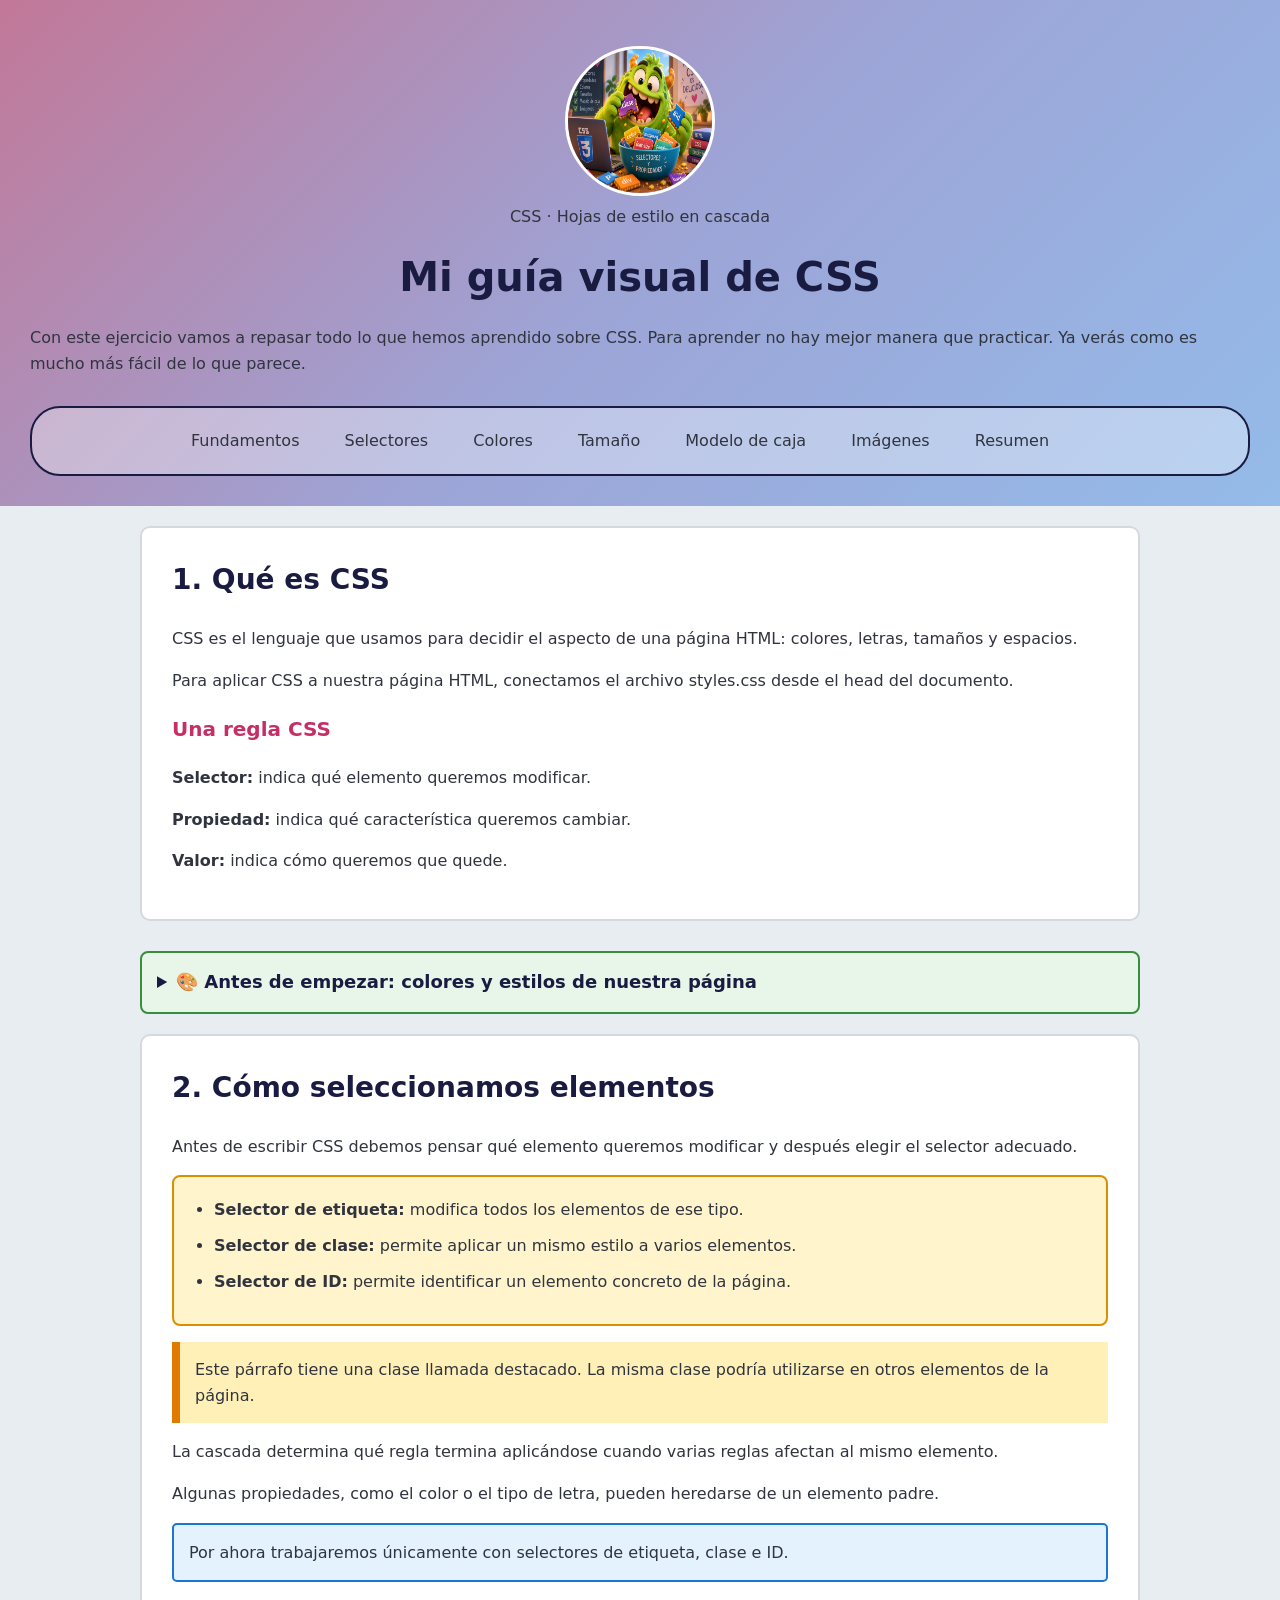
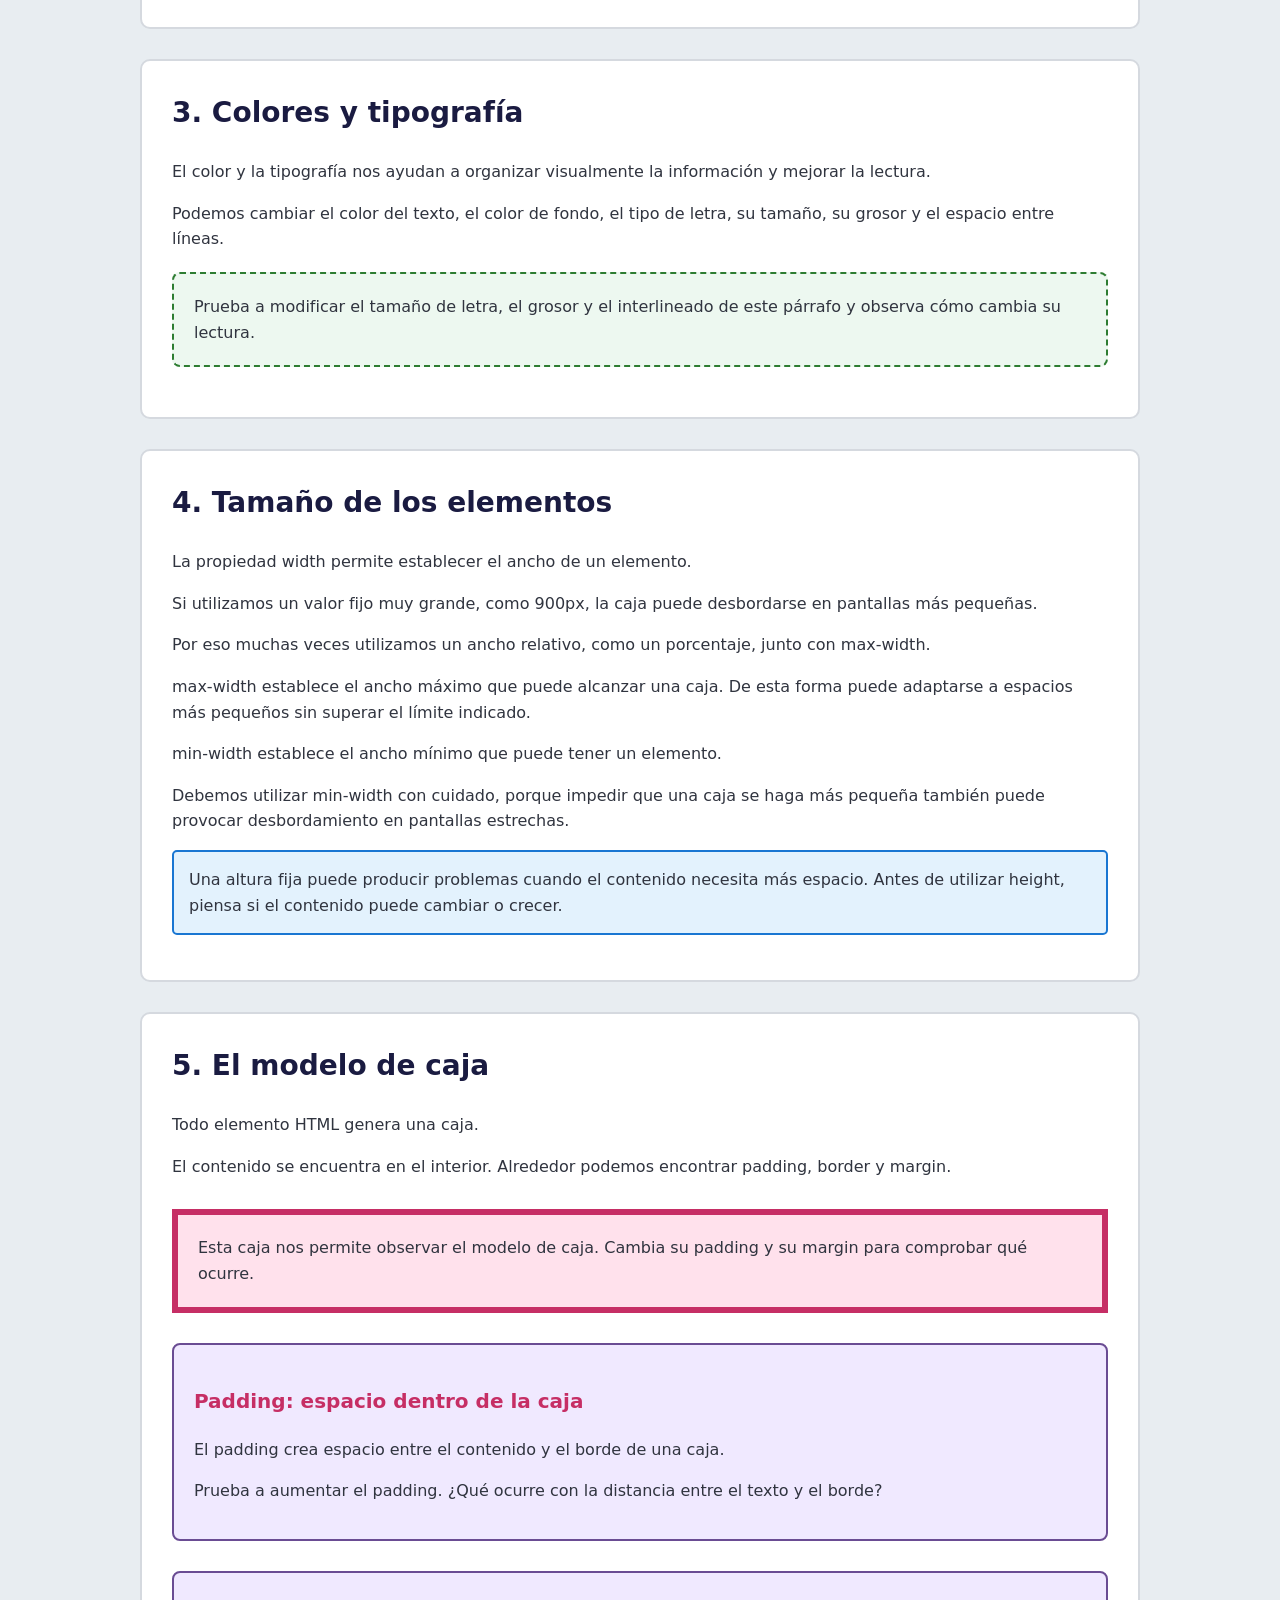
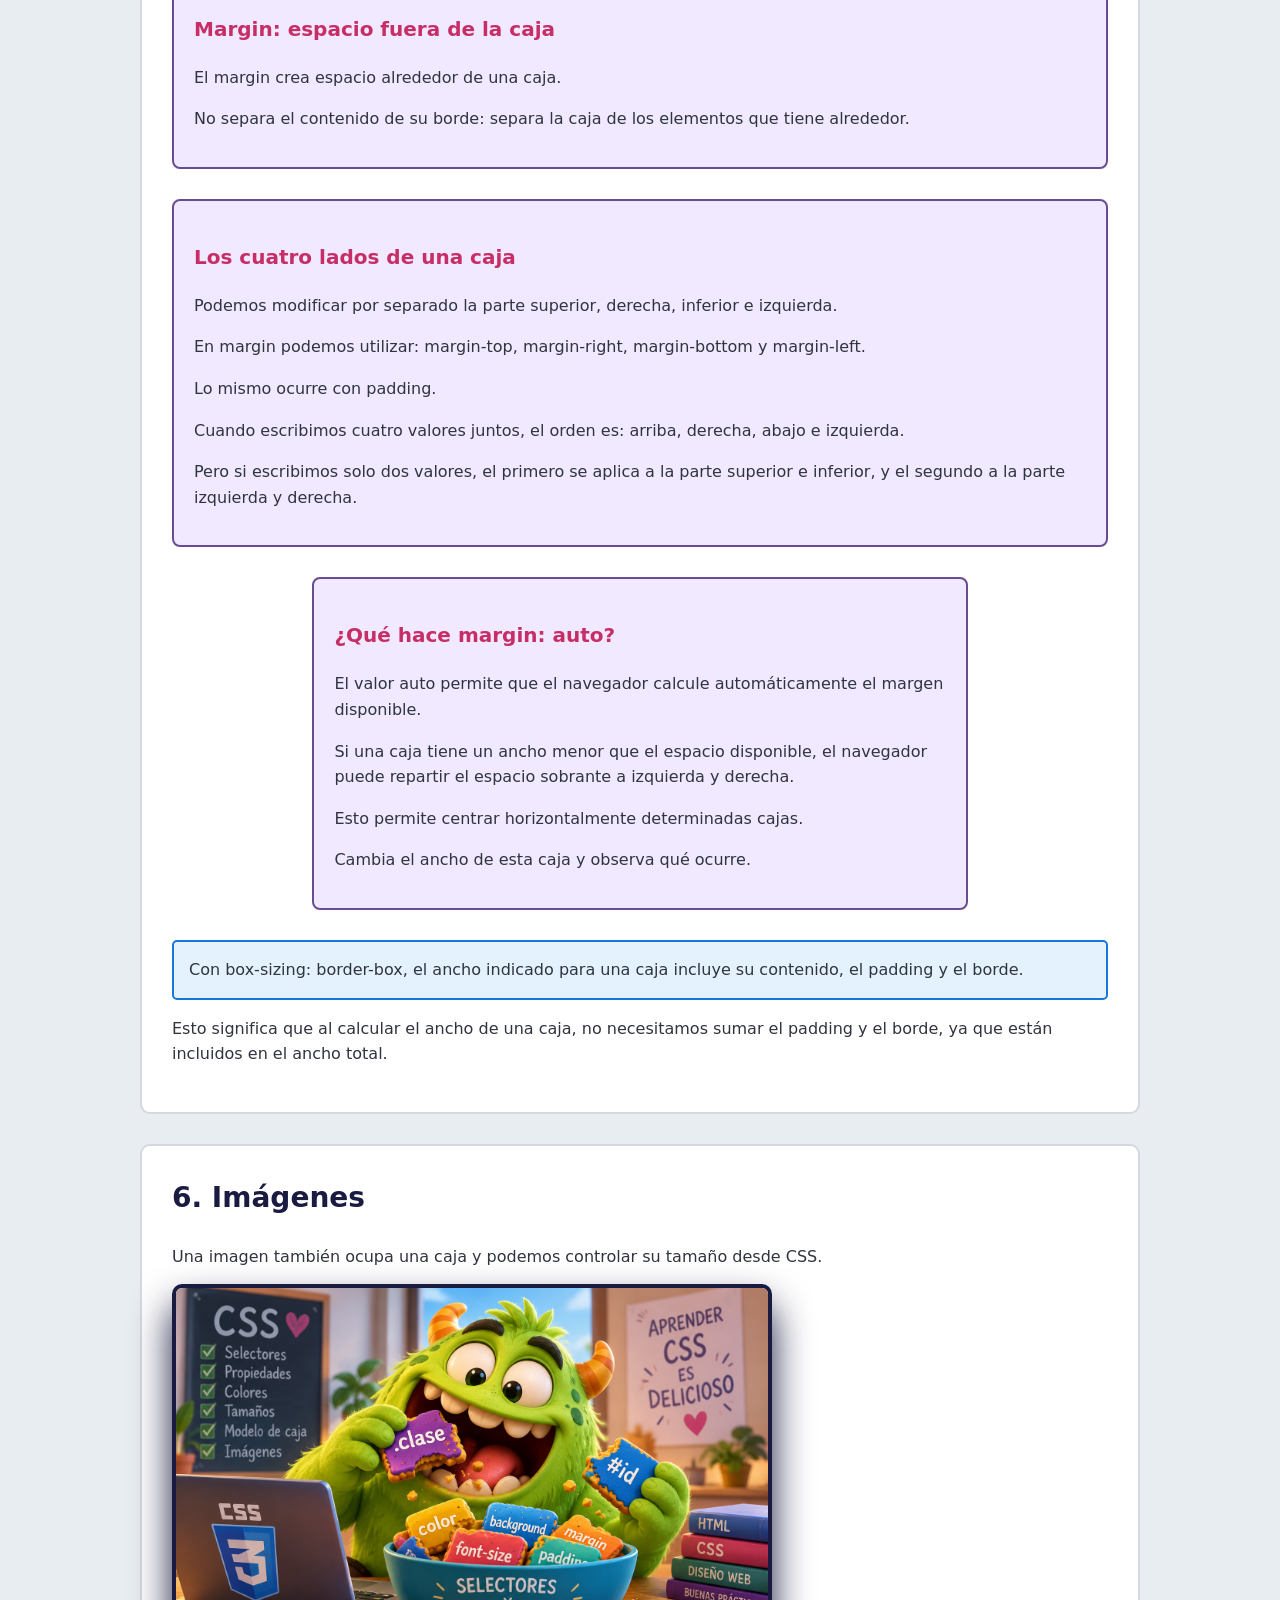
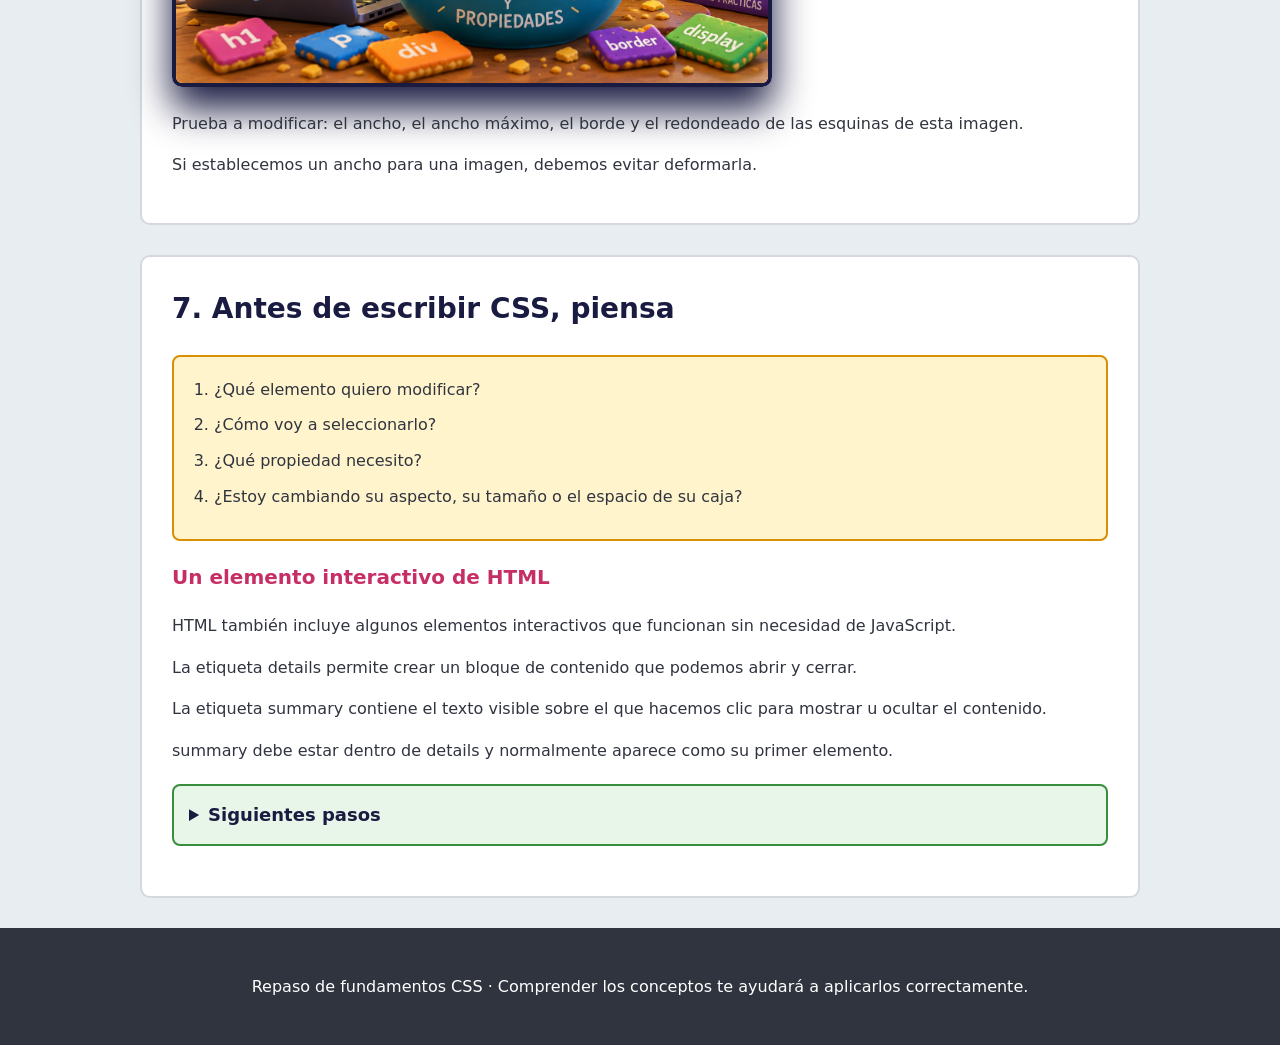
<file: soluccion.html>
<!doctype html>
<html lang="es">

<head>

    <!-- Configuración básica del documento -->
    <meta charset="UTF-8">

    <!-- Permite adaptar la página al ancho del dispositivo -->
    <meta name="viewport" content="width=device-width, initial-scale=1.0">

    <!-- Favicon de la página -->
    <link rel="icon" href="images/favicon.ico" type="image/x-icon">

    <!-- Título que aparece en la pestaña del navegador -->
    <title>Repaso de fundamentos CSS</title>

    <!-- Conexión con nuestra hoja de estilos externa -->
    <link rel="stylesheet" href="styles.css">

</head>


<body>

    <!-- ========================================
         ENCABEZADO DE LA PÁGINA
         ======================================== -->

    <header>

        <!--
        figure permite agrupar contenido visual,
        como una imagen, que forma una unidad
        dentro de la página.
        -->

        <figure>

            <img
                class="logo-css"
                src="images/css.png"
                alt="Imagen representativa de CSS"
            >

            <figcaption>
                CSS · Hojas de estilo en cascada
            </figcaption>

        </figure>


        <!-- Nuestra paleta de colores -->

        


        <!-- Nuestro degradado -->

      


        <h1>Mi guía visual de CSS</h1>


        <p>
            Con este ejercicio vamos a repasar todo lo que hemos aprendido
            sobre CSS.

            Para aprender no hay mejor manera que practicar.

            Ya verás como es mucho más fácil de lo que parece.
        </p>


        <!--
        strong y em aportan significado al contenido.

        strong indica que un contenido tiene especial importancia.

        em se utiliza para dar énfasis a una parte del texto.
        -->


        <!-- ========================================
             NAVEGACIÓN INTERNA
             ======================================== -->

        <nav>

            <a href="#fundamentos">Fundamentos</a>

            <a href="#selectores">Selectores</a>

            <a href="#colores">Colores</a>

            <a href="#tamano">Tamaño</a>

            <a href="#cajas">Modelo de caja</a>

            <a href="#imagenes">Imágenes</a>

            <a href="#recordatorio">Resumen</a>

        </nav>


       

    </header>



    <!-- ========================================
         CONTENIDO PRINCIPAL
         ======================================== -->

    <main>


        <!-- ========================================
             1. FUNDAMENTOS
             ======================================== -->

        <section id="fundamentos">

            <h2>1. Qué es CSS</h2>


            <p>
                CSS es el lenguaje que usamos para decidir
                el aspecto de una página HTML:
                colores, letras, tamaños y espacios.
            </p>


            <p>
                Para aplicar CSS a nuestra página HTML,
                conectamos el archivo styles.css
                desde el head del documento.
            </p>


            <!-- Una regla CSS -->

            <div>

                <h3>Una regla CSS</h3>


                <p>
                    <strong>Selector:</strong>
                    indica qué elemento queremos modificar.
                </p>


                <p>
                    <strong>Propiedad:</strong>
                    indica qué característica queremos cambiar.
                </p>


                <p>
                    <strong>Valor:</strong>
                    indica cómo queremos que quede.
                </p>

            </div>


        </section>



    <!-- ========================================
         AYUDA PARA CREAR NUESTRO CSS
         ======================================== -->

    <details>

        <summary>🎨 Antes de empezar: colores y estilos de nuestra página</summary>

        <h2>Nuestra paleta de colores</h2>

        <p>
            Para no repetir los mismos colores continuamente,
            vamos a guardar nuestra paleta en variables CSS.
        </p>

        <p>
            Las declararemos en <code>:root</code> para poder
            utilizarlas después en toda la página.
        </p>

        <ul>
            <li>Fondo: <code>#e8edf1</code></li>
            <li>Principal: <code>#30343F</code></li>
            <li>Secundario: <code>#1A1B41</code></li>
            <li>Acento: <code>#C62E65</code></li>
            <li>Botones: <code>#629677</code></li>
        </ul>

        <p>Podemos declararlas así:</p>

        <pre><code>:root {
    --color-fondo: #e8edf1;
    --color-principal: #30343F;
    --color-secundario: #1A1B41;
    --color-acento: #C62E65;
    --color-botones: #629677;
}</code></pre>


        <h2>Degradado para el header</h2>

        <p>
            Para el fondo del encabezado vamos a utilizar
            un degradado formado por tres colores.
        </p>

        <pre><code>background: linear-gradient(
    135deg,
    #c27898 0%,
    #9da4d6 50%,
    #94bbe9 100%
);</code></pre>

        <p>
            <strong>135deg</strong> indica la dirección del degradado
            y los porcentajes indican en qué punto aparece cada color.
        </p>


        <h2>¿Por qué los enlaces aparecen azules?</h2>

       <p>
            Los navegadores aplican algunos estilos por defecto
            a los enlaces, como el color azul y el subrayado.

            Si queremos sustituirlos por nuestros propios estilos,
            podemos usar <code>color: inherit;</code>
            para que el enlace herede el color de su elemento padre
            y <code>text-decoration: none;</code>
            para eliminar el subrayado.
        </p>


        

        

        <pre><code>a {
    color: inherit;
    text-decoration: none;
}</code></pre>

        <p>
            <code>color: inherit;</code> hace que el enlace
            herede el color de su elemento padre.
        </p>

        <p>
            <code>text-decoration: none;</code> elimina
            el subrayado que añade el navegador.
        </p>

         <p>
            Los enlaces del menú son anclas internas.
            El valor que escribimos después de # debe coincidir
            con el id del elemento al que queremos desplazarnos.
        </p>


        <p>
            Por ejemplo, el enlace que utiliza
            href="#cajas" nos lleva hasta el elemento
            que tiene id="cajas".
        </p>


        
    </details>


   

        <!-- ========================================
             2. SELECTORES
             ======================================== -->

        <section id="selectores">

            <h2>2. Cómo seleccionamos elementos</h2>


            <p>
                Antes de escribir CSS debemos pensar
                qué elemento queremos modificar
                y después elegir el selector adecuado.
            </p>


            <ul>

                <li>
                    <strong>Selector de etiqueta:</strong>
                    modifica todos los elementos de ese tipo.
                </li>


                <li>
                    <strong>Selector de clase:</strong>
                    permite aplicar un mismo estilo
                    a varios elementos.
                </li>


                <li>
                    <strong>Selector de ID:</strong>
                    permite identificar un elemento concreto
                    de la página.
                </li>

            </ul>


            <p class="destacado">
                Este párrafo tiene una clase llamada destacado.

                La misma clase podría utilizarse
                en otros elementos de la página.
            </p>


            <p>
                La cascada determina qué regla termina aplicándose
                cuando varias reglas afectan al mismo elemento.
            </p>


            <p>
                Algunas propiedades,
                como el color o el tipo de letra,
                pueden heredarse de un elemento padre.
            </p>


            <p class="recordatorio">
                Por ahora trabajaremos únicamente con selectores
                de etiqueta, clase e ID.
            </p>

        </section>



        <!-- ========================================
             3. COLORES Y TIPOGRAFÍA
             ======================================== -->

        <section id="colores">

            <h2>3. Colores y tipografía</h2>


            <p>
                El color y la tipografía nos ayudan
                a organizar visualmente la información
                y mejorar la lectura.
            </p>


            <p>
                Podemos cambiar el color del texto,
                el color de fondo,
                el tipo de letra,
                su tamaño,
                su grosor
                y el espacio entre líneas.
            </p>


            <p class="ejemplo">
                Prueba a modificar el tamaño de letra,
                el grosor y el interlineado de este párrafo
                y observa cómo cambia su lectura.
            </p>


            <!--
            ========================================
            CAJA CON IMAGEN DE FONDO

            Esta parte queda preparada para trabajar
            más adelante la imagen de fondo,
            la transparencia y la legibilidad.

            <div class="caja-fondo">

                <h3>Antes que diseño, usabilidad</h3>

                <p>
                    Cuando colocamos texto sobre una imagen,
                    debemos asegurarnos de que se puede leer correctamente.

                    Una capa semitransparente puede reducir
                    el contraste visual del fondo
                    y facilitar la lectura.
                </p>

            </div>

            ========================================
            -->

        </section>



        <!-- ========================================
             4. TAMAÑO DE LOS ELEMENTOS
             ======================================== -->

        <section id="tamano">

            <h2>4. Tamaño de los elementos</h2>


            <p>
                La propiedad width permite establecer
                el ancho de un elemento.
            </p>


            <p>
                Si utilizamos un valor fijo muy grande,
                como 900px,
                la caja puede desbordarse
                en pantallas más pequeñas.
            </p>


            <p>
                Por eso muchas veces utilizamos
                un ancho relativo,
                como un porcentaje,
                junto con max-width.
            </p>


            <p>
                max-width establece el ancho máximo
                que puede alcanzar una caja.

                De esta forma puede adaptarse
                a espacios más pequeños
                sin superar el límite indicado.
            </p>


            <p>
                min-width establece el ancho mínimo
                que puede tener un elemento.
            </p>


            <p>
                Debemos utilizar min-width con cuidado,
                porque impedir que una caja se haga más pequeña
                también puede provocar desbordamiento
                en pantallas estrechas.
            </p>


            <p class="recordatorio">
                Una altura fija puede producir problemas
                cuando el contenido necesita más espacio.

                Antes de utilizar height,
                piensa si el contenido puede cambiar o crecer.
            </p>

        </section>



        <!-- ========================================
             5. MODELO DE CAJA
             ======================================== -->

        <section id="cajas">

            <h2>5. El modelo de caja</h2>


            <p>
                Todo elemento HTML genera una caja.
            </p>


            <p>
                El contenido se encuentra en el interior.

                Alrededor podemos encontrar
                padding, border y margin.
            </p>


            <p class="caja-ejemplo">
                Esta caja nos permite observar
                el modelo de caja.

                Cambia su padding y su margin
                para comprobar qué ocurre.
            </p>



            <!-- ========================================
                 PADDING
                 ======================================== -->

            <div class="caja-formativa">

                <h3>Padding: espacio dentro de la caja</h3>


                <p>
                    El padding crea espacio
                    entre el contenido
                    y el borde de una caja.
                </p>


                <p>
                    Prueba a aumentar el padding.

                    ¿Qué ocurre con la distancia
                    entre el texto y el borde?
                </p>

            </div>



            <!-- ========================================
                 MARGIN
                 ======================================== -->

            <div class="caja-formativa">

                <h3>Margin: espacio fuera de la caja</h3>


                <p>
                    El margin crea espacio
                    alrededor de una caja.
                </p>


                <p>
                    No separa el contenido de su borde:

                    separa la caja
                    de los elementos
                    que tiene alrededor.
                </p>

            </div>



            <!-- ========================================
                 LOS CUATRO LADOS
                 ======================================== -->

            <div class="caja-formativa">

                <h3>Los cuatro lados de una caja</h3>


                <p>
                    Podemos modificar por separado
                    la parte superior,
                    derecha,
                    inferior
                    e izquierda.
                </p>


                <p>
                    En margin podemos utilizar:

                    margin-top,

                    margin-right,

                    margin-bottom

                    y margin-left.
                </p>


                <p>
                    Lo mismo ocurre con padding.
                </p>


                <p>
                    Cuando escribimos cuatro valores juntos,
                    el orden es:

                    arriba,
                    derecha,
                    abajo
                    e izquierda.
                </p>


                <p>
                    Pero si escribimos solo dos valores,
                    el primero se aplica
                    a la parte superior e inferior,

                    y el segundo
                    a la parte izquierda y derecha.
                </p>

            </div>



            <!-- ========================================
                 MARGIN AUTO
                 ======================================== -->

            <div class="caja-formativa caja-auto">

                <h3>¿Qué hace margin: auto?</h3>


                <p>
                    El valor auto permite
                    que el navegador calcule automáticamente
                    el margen disponible.
                </p>


                <p>
                    Si una caja tiene un ancho menor
                    que el espacio disponible,

                    el navegador puede repartir
                    el espacio sobrante
                    a izquierda y derecha.
                </p>


                <p>
                    Esto permite centrar horizontalmente
                    determinadas cajas.
                </p>


                <p>
                    Cambia el ancho de esta caja
                    y observa qué ocurre.
                </p>

            </div>



            <!-- ========================================
                 BOX-SIZING
                 ======================================== -->

            <p class="recordatorio">
                Con box-sizing: border-box,
                el ancho indicado para una caja
                incluye su contenido,
                el padding
                y el borde.
            </p>


            <p>
                Esto significa que al calcular
                el ancho de una caja,

                no necesitamos sumar
                el padding y el borde,

                ya que están incluidos
                en el ancho total.
            </p>

        </section>



        <!-- ========================================
             6. IMÁGENES
             ======================================== -->

        <section id="imagenes">

            <h2>6. Imágenes</h2>


            <p>
                Una imagen también ocupa una caja
                y podemos controlar su tamaño
                desde CSS.
            </p>


            <img
                class="imagen-tema"
                src="images/css.png"
                alt="Estudiante aprendiendo los fundamentos de CSS"
            >


            <p>
                Prueba a modificar:

                el ancho,

                el ancho máximo,

                el borde

                y el redondeado de las esquinas
                de esta imagen.
            </p>


            <p>
                Si establecemos un ancho para una imagen,
                debemos evitar deformarla.
            </p>

        </section>



        <!-- ========================================
             7. RECORDATORIO FINAL
             ======================================== -->

        <section id="recordatorio">

            <h2>7. Antes de escribir CSS, piensa</h2>


            <ol>

                <li>
                    ¿Qué elemento quiero modificar?
                </li>


                <li>
                    ¿Cómo voy a seleccionarlo?
                </li>


                <li>
                    ¿Qué propiedad necesito?
                </li>


                <li>
                    ¿Estoy cambiando su aspecto,
                    su tamaño
                    o el espacio de su caja?
                </li>

            </ol>



            <!-- ========================================
                 DETAILS Y SUMMARY
                 ======================================== -->

            <h3>Un elemento interactivo de HTML</h3>


            <p>
                HTML también incluye algunos elementos interactivos
                que funcionan sin necesidad de JavaScript.
            </p>


            <p>
                La etiqueta details permite crear
                un bloque de contenido
                que podemos abrir y cerrar.
            </p>


            <p>
                La etiqueta summary contiene
                el texto visible sobre el que hacemos clic
                para mostrar u ocultar el contenido.
            </p>


            <p>
                summary debe estar dentro de details
                y normalmente aparece como su primer elemento.
            </p>


            <details>

                <summary>Siguientes pasos</summary>


                <p class="destacado">
                    Ya sabemos seleccionar elementos,
                    cambiar colores,
                    trabajar la tipografía,
                    controlar tamaños
                    y modificar las cajas.
                </p>


                <p>
                    Hasta ahora los elementos aparecen
                    siguiendo el flujo normal del documento.
                </p>


                <p>
                    El siguiente paso será descubrir
                    cómo podemos controlar su comportamiento
                    mediante <strong>display</strong>.
                </p>

            </details>

        </section>

    </main>



    <!-- ========================================
         PIE DE PÁGINA
         ======================================== -->

    <footer>

        <p>
            Repaso de fundamentos CSS ·
            Comprender los conceptos te ayudará a aplicarlos correctamente.
        </p>

    </footer>


</body>

</html>
</file>
<file: styles.css>
/* ==================================================
   1. VARIABLES CSS

   Guardamos los colores que vamos a reutilizar
   durante toda la página.

   Si queremos cambiar la paleta más adelante,
   podemos hacerlo desde un único lugar.
   ================================================== */

:root {
    --color-fondo: #e8edf1;
    --color-principal: #30343f;
    --color-secundario: #1a1b41;
    --color-acento: #c62e65;
    --color-blanco: #ffffff;
    --color-suave: #f0e9ff;
    --color-destacado: #fff0b8;
    --color-aviso: #e3f2fd;
}


/* ==================================================
   2. CONFIGURACIÓN GENERAL

   El navegador utiliza normalmente 16px
   como tamaño base.

   Con 62.5% conseguimos aproximadamente:

   1rem = 10px
   1.6rem = 16px
   2rem = 20px
   3rem = 30px
   ================================================== */

html {
    font-size: 62.5%;
}


* {
    box-sizing: border-box;
}


/* ==================================================
   3. RESET BÁSICO

   Todos los elementos generan una caja.

   Con border-box hacemos que el width indicado
   incluya:

   contenido + padding + border

   Esto facilita mucho el cálculo del tamaño
   de las cajas.
   ================================================== */




/* ==================================================
   4. BODY

   El navegador añade un margin al body
   por defecto.

   Lo eliminamos para controlar nosotros
   el espacio exterior de la página.
   ================================================== */

body {
    margin: 0;

    background-color: var(--color-fondo);

    color: var(--color-principal);

    font-family: system-ui, sans-serif;

    font-size: 1.6rem;

    line-height: 1.6;
}


/* ==================================================
   5. HEADER

   Utilizamos un degradado como fondo.

   linear-gradient crea una transición
   entre varios colores.

   135deg indica la dirección del degradado.

   0%, 50% y 100% indican la posición
   de cada color.
   ================================================== */

header {
    background: linear-gradient(
        135deg,
        #c27898 0%,
        #9da4d6 50%,
        #94bbe9 100%
    );

    color: var(--color-principal);

    padding: 3rem;
}


/* ==================================================
   6. FIGURE

   figure es el elemento padre que contiene
   nuestra imagen.

   text-align: center centra el contenido inline
   que hay dentro del figure.
   ================================================== */

figure {
    text-align: center;
}


/* ==================================================
   7. IMAGEN DEL HEADER

   Damos el mismo width y height para crear
   una caja cuadrada.

   border-radius: 50% convierte esa caja
   cuadrada en un círculo.

   ================================================== */

.logo-css {
    width: 15rem;
    height: 15rem;

    border: 3px solid var(--color-blanco);

    border-radius: 50%;

   
}


/* ==================================================
   8. TÍTULO PRINCIPAL
   ================================================== */

h1 {
    color: var(--color-secundario);

    font-size: 4rem;

    font-weight: 700;

    text-align: center;

    margin-top: 1rem;

    margin-bottom: 1rem;
}


/* ==================================================
   9. NAVEGACIÓN

   nav es el elemento padre que contiene
   todos los enlaces.

   Como los enlaces <a> son elementos inline,
   podemos centrar el conjunto aplicando
   text-align: center al padre.
   ================================================== */

nav {
    margin-top: 3rem;

    padding: 2rem;

    border: 2px solid var(--color-secundario);

    border-radius: 3rem;

    background-color: rgba(255, 255, 255, 0.35);

    text-align: center;
}


/* ==================================================
   10. ENLACES

   Los navegadores suelen mostrar los enlaces
   en azul y subrayados.

   text-decoration: none elimina el subrayado.

   color: inherit hace que el enlace herede
   el color de su elemento padre.
   ================================================== */

a {
    margin-right: 4rem;

    text-decoration: none;

    color: inherit;
}


/* ==================================================
   11. CONTENIDO PRINCIPAL

   width: 90% hace que el main tenga un ancho
   relativo al espacio disponible.

   max-width: 100rem pone un límite:
   nunca crecerá más de 100rem.

   Esta combinación es más flexible que escribir:

   width: 1000px;

   porque permite adaptarse mejor a pantallas
   más pequeñas.

   margin: 2rem auto significa:

   2rem     → arriba y abajo
   auto     → izquierda y derecha

   El navegador reparte el espacio sobrante
   y centra horizontalmente el main.
   ================================================== */

main {
    width: 90%;

    max-width: 100rem;

    margin: 2rem auto;
}


/* ==================================================
   12. SECCIONES

   Todas las etiquetas section reciben
   el mismo estilo porque estamos utilizando
   un selector de etiqueta.
   ================================================== */

section {
    background-color: var(--color-blanco);

    border: 2px solid #d5d9df;

    border-radius: 1rem;

    margin-bottom: 3rem;

    padding: 3rem;
}


/* ==================================================
   13. TÍTULOS DE SEGUNDO NIVEL
   ================================================== */

h2 {
    color: var(--color-secundario);

    font-size: 2.8rem;

    margin-top: 0;
}


/* ==================================================
   14. TÍTULOS DE TERCER NIVEL
   ================================================== */

h3 {
    color: var(--color-acento);

    font-size: 2rem;
}


/* ==================================================
   15. PÁRRAFOS

   Añadimos separación debajo de cada párrafo.
   ================================================== */

p {
    margin-bottom: 1.5rem;
}


/* ==================================================
   16. CLASE DESTACADO

   Una clase puede reutilizarse
   en diferentes elementos.

   El borde izquierdo ayuda a llamar
   la atención sobre el contenido.
   ================================================== */

.destacado {
    background-color: var(--color-destacado);

    border-left: 8px solid #e07a00;

    padding: 1.5rem;
}


/* ==================================================
   17. CLASE RECORDATORIO
   ================================================== */

.recordatorio {
    background-color: var(--color-aviso);

    border: 2px solid #1976d2;

    border-radius: 0.5rem;

    padding: 1.5rem;
}


/* ==================================================
   18. CLASE EJEMPLO
   ================================================== */

.ejemplo {
    background-color: #edf8f0;

    border: 2px dashed #2e7d32;

    border-radius: 0.8rem;

    margin: 2rem 0;

    padding: 2rem;
}


/* ==================================================
   19. LISTAS

   Una coma permite aplicar la misma regla
   a varios selectores.

   En este caso aplicamos estos estilos tanto
   a ul como a ol.
   ================================================== */

ul,
ol {
    background-color: #fff4cc;

    border: 2px solid #d99000;

    border-radius: 0.8rem;

    padding: 2rem 4rem;
}


/* Cada elemento de la lista tendrá
   separación respecto al siguiente. */

li {
    margin-bottom: 1rem;
}


/* ==================================================
   20. CAJA PARA PRACTICAR BOX MODEL

   Esta caja permite observar claramente:

   contenido
   padding
   border
   margin
   ================================================== */

.caja-ejemplo {
    background-color: #ffe1ec;

    border: 6px solid var(--color-acento);

    margin: 3rem 0;

    padding: 2rem;
}



/* ==================================================
   COMPARACIÓN CONTENT-BOX Y BORDER-BOX

   Ambas reglas declaran el mismo tamaño, padding y borde.
   La diferencia de cálculo la marca box-sizing.
   ================================================== */

.caja-content-box {
    background-color: #dbeafe;

    border: 8px solid #2563eb;

    margin: 2rem 0;

    padding: 2rem;

    width: 32rem;

    box-sizing: content-box;
}

.caja-border-box {
    background-color: #dcfce7;

    border: 8px solid #2563eb;

    margin: 2rem 0;

    padding: 2rem;

    width: 32rem;

    box-sizing: border-box;
}


/* ==================================================
   21. CAJAS FORMATIVAS

   Varias cajas utilizan la misma clase.

   Así vemos una de las ventajas de las clases:
   podemos reutilizar el mismo estilo.
   ================================================== */

.caja-formativa {
    background-color: var(--color-suave);

    border: 2px solid #6a4c93;

    border-radius: 0.8rem;

    margin: 3rem 0;

    padding: 2rem;
}


/* ==================================================
   22. MARGIN AUTO

   Esta caja solo ocupa el 70% del ancho.

   Por eso queda espacio libre a izquierda
   y derecha.

   margin: 3rem auto permite que el navegador
   reparta ese espacio sobrante y centre la caja.
   ================================================== */

.caja-auto {
    background-color: var(--color-suave);

    border: 2px solid #6a4c93;

    border-radius: 0.8rem;

    padding: 2rem;

    width: 70%;

    margin: 3rem auto;
}


/* ==================================================
   CONTENIDO QUE DESBORDA

   Esta caja tiene el mismo aspecto que las cajas
   formativas, pero incorpora un alto limitado y overflow.
   ================================================== */

.caja-desbordamiento {
    background-color: var(--color-suave);

    border: 2px solid #6a4c93;

    border-radius: 0.8rem;

    height: 18rem;

    overflow: auto;

    padding: 2rem;

    margin: 3rem 0;
}


/* ==================================================
   23. IMAGEN DEL CONTENIDO

   width: 100% permite que la imagen use
   el espacio disponible.

   max-width impide que crezca más
   de lo que queremos.

   Al no fijar height, mantenemos
   la proporción natural de la imagen.
   ================================================== */

.imagen-tema {
    width: 80%;

    max-width: 60rem;

    border: 4px solid var(--color-secundario);

    border-radius: 1rem;

    box-shadow: 0 22px 38px #1a1b41;
}



/* ==================================================
   24. CAJA CON IMAGEN DE FONDO

   DE MOMENTO NO SE UTILIZA.

   Dejamos este código comentado para trabajarlo
   cuando estudiemos:

   - background-image
   - varias capas de fondo
   - transparencia
   - contraste
   - legibilidad

   ==================================================

.caja-fondo {

    background-image:

        linear-gradient(
            rgba(26, 27, 65, 0.55),
            rgba(26, 27, 65, 0.55)
        ),

        url("images/fondo.png");


    background-size: cover;

    background-position: center;

    color: var(--color-blanco);

    width: 100%;

    max-width: 70rem;

    margin: 3rem auto;

    padding: 4rem 3rem;

    border-radius: 1rem;
}

*/


/* ==================================================
   25. DETAILS Y SUMMARY

   details permite crear contenido
   que se puede abrir y cerrar.

   summary es la parte visible
   sobre la que hacemos clic.

   Funcionan directamente con HTML,
   sin necesidad de JavaScript.
   ================================================== */

details {
    margin: 2rem 0;

    padding: 1.5rem;

    background-color: #e8f5e9;

    border: 2px solid #388e3c;

    border-radius: 0.8rem;
}


/* ==================================================
   SUMMARY

   El navegador ya aplica un comportamiento
   interactivo a summary.

   Solo modificamos ligeramente su aspecto.
   ================================================== */

summary {
    color: var(--color-secundario);

    font-weight: 700;

    font-size: 1.8rem;

    
}


/* ==================================================
   26. FOOTER
   ================================================== */

footer {
    background-color: var(--color-principal);

    color: var(--color-blanco);

    padding: 3rem;

    text-align: center;
}
</file>
